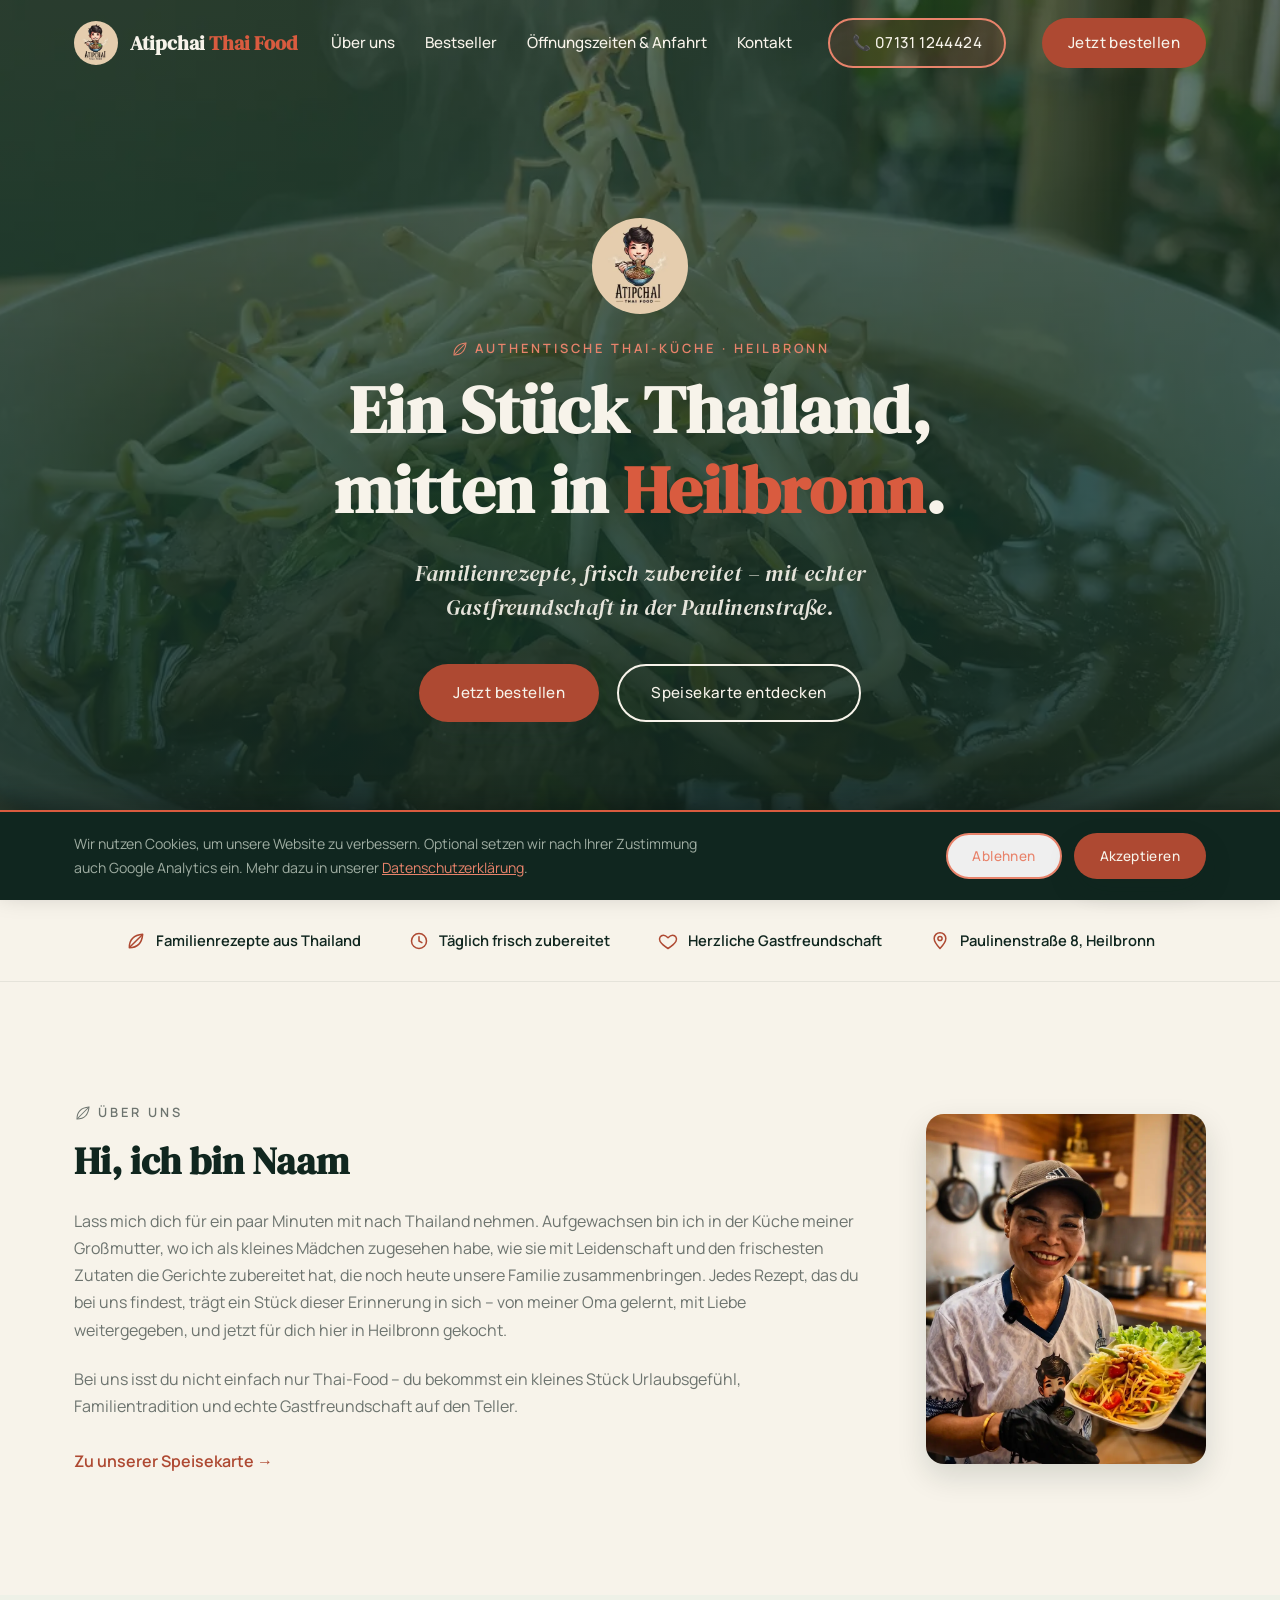
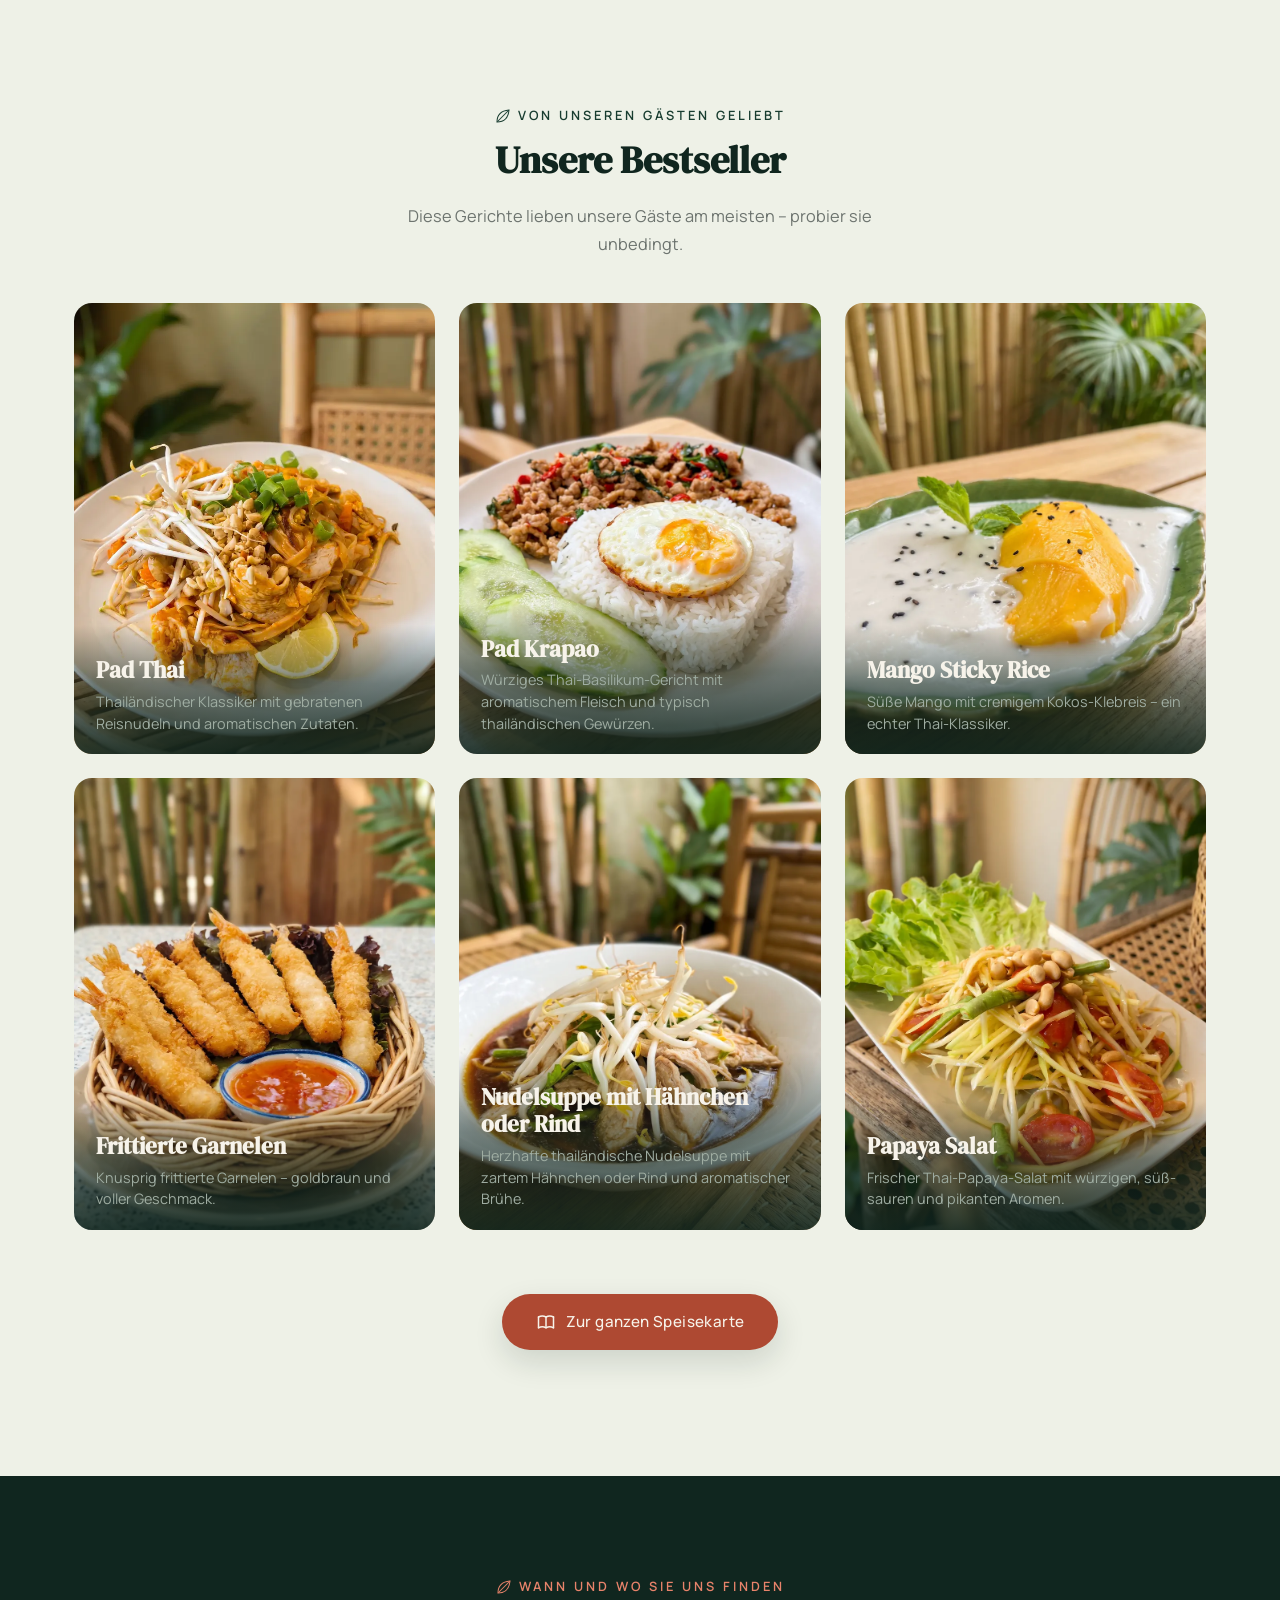
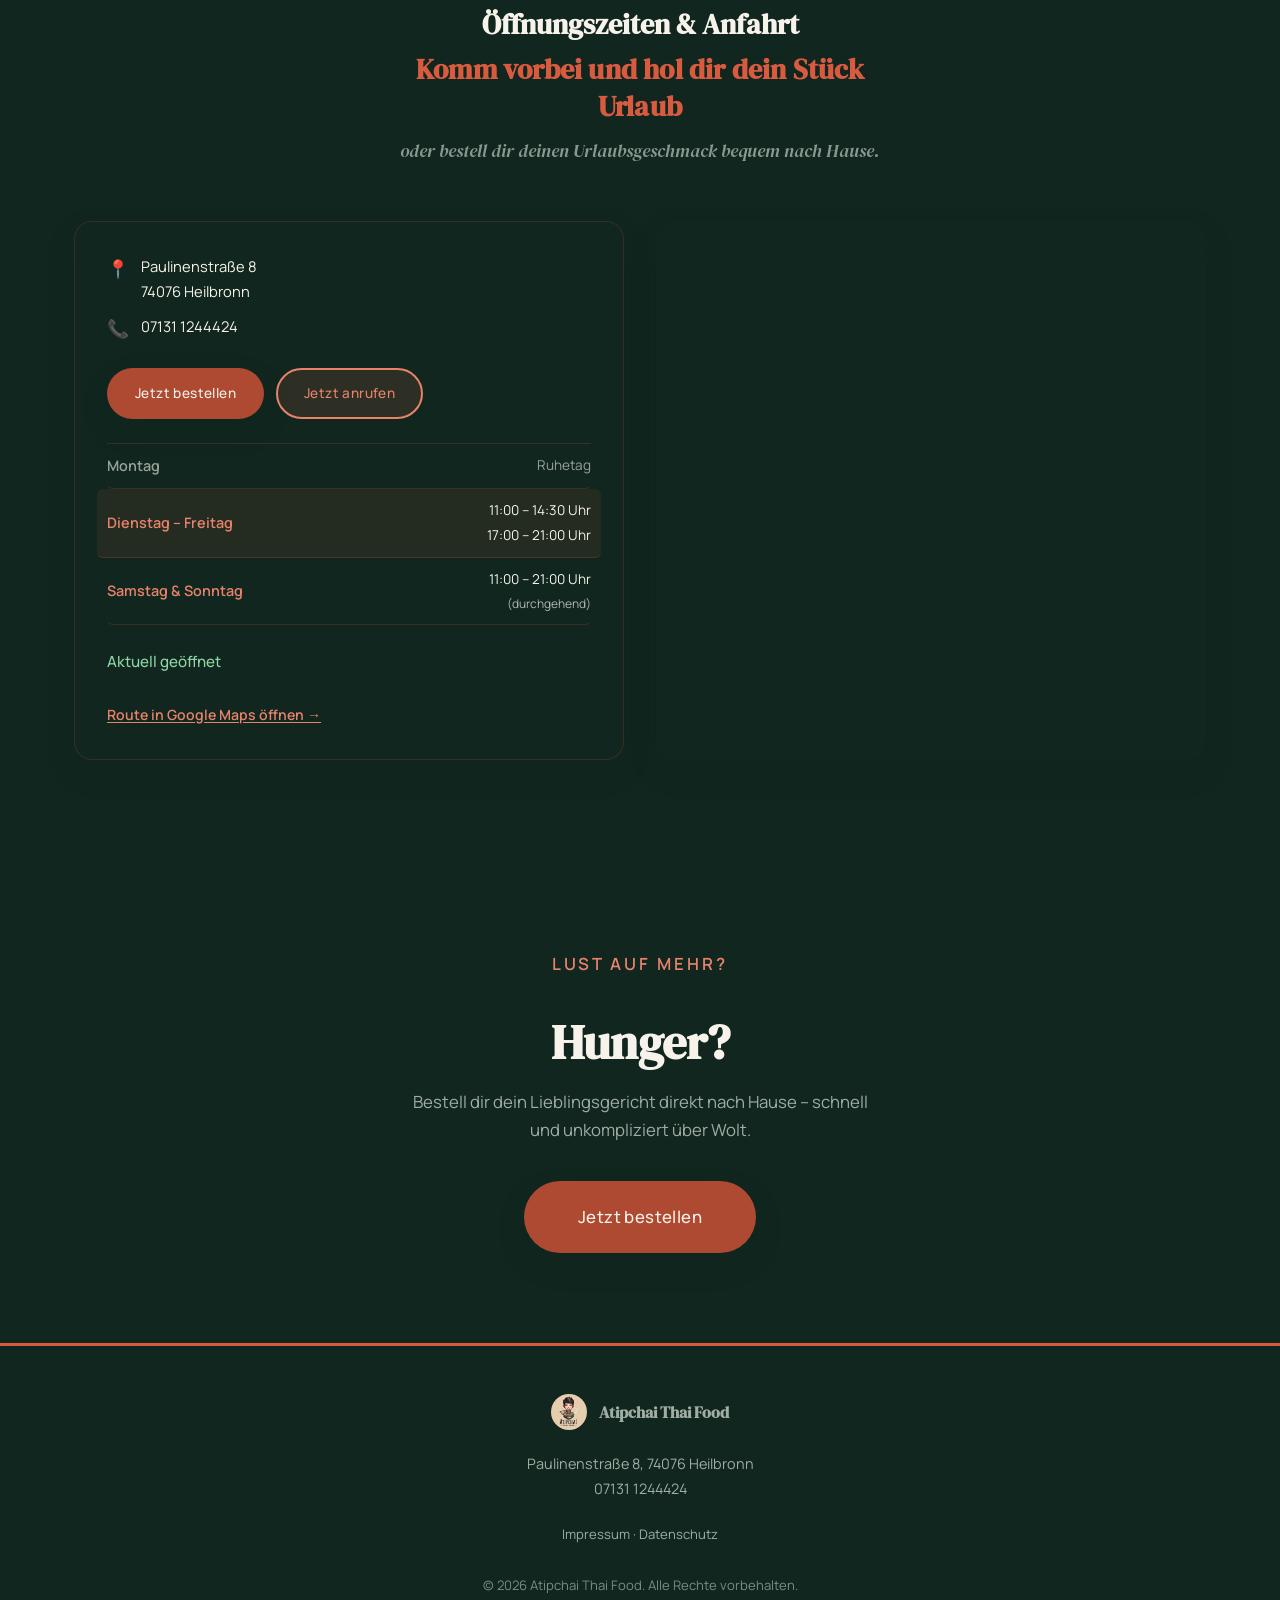
<file: index.html>
<!DOCTYPE html>
<html lang="de">
<head>
  <meta charset="UTF-8">
  <meta name="viewport" content="width=device-width, initial-scale=1.0">

  <!-- SEO Meta-Tags -->
  <title>Atipchai Thai Food – Authentisches Thai-Restaurant in Heilbronn</title>
  <meta name="description" content="Atipchai Thai Food in Heilbronn: authentische Thai-Küche mit Familientradition in der Paulinenstraße 8. Frisch zubereitet, herzliche Gastfreundschaft. Jetzt anrufen: 07131 1244424.">
  <meta name="author" content="Atipchai Thai Food">
  <meta name="robots" content="index, follow">
  <link rel="canonical" href="https://atipchaithaifood.de/">

  <!-- Open Graph / Social Sharing -->
  <meta property="og:type" content="restaurant">
  <meta property="og:title" content="Atipchai Thai Food – Authentisches Thai-Restaurant in Heilbronn">
  <meta property="og:description" content="Authentische Thai-Küche mit Familientradition in Heilbronn. Paulinenstraße 8, 74076 Heilbronn. Tel: 07131 1244424.">
  <meta property="og:image" content="https://atipchaithaifood.de/assets/hero-2400.jpg">
  <meta property="og:image:width" content="2400">
  <meta property="og:image:height" content="1340">
  <meta property="og:image:alt" content="Thailändische Rindernudelsuppe mit Sojasprossen von Atipchai Thai Food in Heilbronn">
  <meta property="og:url" content="https://atipchaithaifood.de/">
  <meta property="og:locale" content="de_DE">
  <meta name="twitter:card" content="summary_large_image">
  <meta name="twitter:title" content="Atipchai Thai Food – Authentisches Thai-Restaurant in Heilbronn">
  <meta name="twitter:description" content="Authentische Thai-Küche mit Familientradition in Heilbronn, Paulinenstraße 8.">
  <meta name="twitter:image" content="https://atipchaithaifood.de/assets/hero-2400.jpg">

  <meta name="theme-color" content="#10261f">
  <link rel="manifest" href="manifest.json">

  <!-- Favicons -->
  <link rel="icon" type="image/png" sizes="32x32" href="assets/favicon-32.png">
  <link rel="icon" type="image/jpeg" href="assets/logo.jpeg">
  <link rel="apple-touch-icon" href="assets/apple-touch-icon.png">

  <link rel="stylesheet" href="style.css">

  <!-- LCP-Bild: das Hero-Foto ist mit sehr hoher Wahrscheinlichkeit das
       Largest Contentful Paint-Element, daher Preload der mobilen Variante
       (kleinster gemeinsamer Nenner, wird auf Desktop einfach überschrieben
       sobald das größere Sourceset lädt). -->
  <link rel="preload" as="image" href="assets/hero-1280.jpg" fetchpriority="high">

  <!-- Setzt sofort eine Klasse, damit die Scroll-Reveal-Animation nur bei aktivem
       JavaScript greift; ohne JS bleibt der gesamte Inhalt normal sichtbar. -->
  <script>document.documentElement.classList.add("js");</script>

  <!-- Strukturierte Daten (Schema.org Restaurant) – ausschließlich reale,
       im Projekt verifizierte Angaben (Adresse, Telefon, Öffnungszeiten).
       Kein sameAs: es gibt aktuell keine echten Social-Media-Profile. -->
  <script type="application/ld+json">
  {
    "@context": "https://schema.org",
    "@type": "Restaurant",
    "name": "Atipchai Thai Food",
    "url": "https://atipchaithaifood.de/",
    "telephone": "+49 7131 1244424",
    "servesCuisine": "Thai",
    "priceRange": "€€",
    "menu": "https://atipchaithaifood.de/speisekarte.html",
    "image": "https://atipchaithaifood.de/assets/hero-2400.jpg",
    "address": {
      "@type": "PostalAddress",
      "streetAddress": "Paulinenstraße 8",
      "postalCode": "74076",
      "addressLocality": "Heilbronn",
      "addressCountry": "DE"
    },
    "openingHoursSpecification": [
      { "@type": "OpeningHoursSpecification", "dayOfWeek": ["Tuesday", "Wednesday", "Thursday", "Friday"], "opens": "11:00", "closes": "14:30" },
      { "@type": "OpeningHoursSpecification", "dayOfWeek": ["Tuesday", "Wednesday", "Thursday", "Friday"], "opens": "17:00", "closes": "21:00" },
      { "@type": "OpeningHoursSpecification", "dayOfWeek": ["Saturday", "Sunday"], "opens": "11:00", "closes": "21:00" }
    ]
  }
  </script>
</head>
<body class="has-mobile-bar">

  <a href="#main" class="skip-link">Zum Inhalt springen</a>

  <!-- ===== HEADER / NAVIGATION ===== -->
  <header class="site-header" id="siteHeader">
    <div class="container header-inner">
      <a href="#hero" class="brand">
        <span class="logo-frame logo-frame--brand">
          <picture>
            <source srcset="assets/logo-320.webp" type="image/webp">
            <img src="assets/logo-320.jpg" onerror="this.onerror=null;this.src='assets/logo.svg'" alt="Atipchai Thai Food Logo" class="brand-logo">
          </picture>
        </span>
        <span class="brand-name">Atipchai <em>Thai Food</em></span>
      </a>

      <nav class="main-nav" id="mainNav">
        <ul>
          <li><a href="#about">Über uns</a></li>
          <li><a href="#bestsellers">Bestseller</a></li>
          <!-- Nur im mobilen Hamburger-Menü sichtbar (siehe .nav-mobile-only in style.css) —
               auf dem Desktop übernimmt stattdessen der neue Button unter den Bestsellern
               die Verlinkung zur Speisekarte. -->
          <li class="nav-mobile-only"><a href="speisekarte.html">Speisekarte</a></li>
          <li><a href="#hours">Öffnungszeiten &amp; Anfahrt</a></li>
          <li><a href="#contact">Kontakt</a></li>
        </ul>
        <a href="tel:071311244424" class="btn btn-outline nav-call">📞 07131 1244424</a>
        <a href="https://wolt.com/de/deu/heilbronn/restaurant/atipchai-thai-food" target="_blank" rel="noopener noreferrer" class="btn nav-order-btn">Jetzt bestellen</a>
      </nav>

      <button class="nav-toggle" id="navToggle" aria-label="Menü öffnen" aria-expanded="false" aria-controls="mainNav">
        <span></span><span></span><span></span>
      </button>
    </div>
  </header>

  <main id="main">
    <!-- ===== HERO ===== -->
    <section class="hero" id="hero">
      <div class="hero-bg">
        <picture>
          <source media="(min-width: 900px)" srcset="assets/hero-2400.webp" type="image/webp">
          <source media="(min-width: 900px)" srcset="assets/hero-2400.jpg" type="image/jpeg">
          <source srcset="assets/hero-1280.webp" type="image/webp">
          <img src="assets/hero-1280.jpg" onerror="this.onerror=null;this.src='assets/hero.svg'" alt="Thailändische Rindernudelsuppe mit Sojasprossen von Atipchai Thai Food in Heilbronn" class="hero-img" fetchpriority="high">
        </picture>
        <div class="hero-overlay"></div>
      </div>

      <div class="container hero-content reveal">
        <span class="logo-frame logo-frame--hero">
          <picture>
            <source srcset="assets/logo-320.webp" type="image/webp">
            <img src="assets/logo-320.jpg" onerror="this.onerror=null;this.src='assets/logo.svg'" alt="Atipchai Thai Food Logo" class="hero-logo">
          </picture>
        </span>
        <p class="eyebrow center" style="color: var(--color-accent-light); justify-content: center;">
          <svg class="icon-leaf" viewBox="0 0 24 24" aria-hidden="true"><path d="M4 20c0-9 5-15 16-16-1 11-7 16-16 16z"/><path d="M5 19C10 14 14 10 19 5"/></svg>
          Authentische Thai-Küche · Heilbronn
        </p>
        <h1>Ein Stück Thailand,<br>mitten in <span>Heilbronn</span>.</h1>
        <p class="hero-slogan">Familienrezepte, frisch zubereitet – mit echter Gastfreundschaft in der Paulinenstraße.</p>
        <div class="hero-actions">
          <a href="https://wolt.com/de/deu/heilbronn/restaurant/atipchai-thai-food" target="_blank" rel="noopener noreferrer" class="btn btn-primary">Jetzt bestellen</a>
          <a href="#bestsellers" class="btn btn-ghost">Speisekarte entdecken</a>
        </div>
      </div>

      <a href="#about" class="scroll-hint" aria-label="Nach unten scrollen">
        <span></span>
      </a>
    </section>

    <!-- ===== TRUST-STRIP ===== -->
    <section class="trust-strip">
      <div class="container">
        <span class="trust-item">
          <svg viewBox="0 0 24 24" aria-hidden="true"><path d="M4 20c0-9 5-15 16-16-1 11-7 16-16 16z"/><path d="M5 19C10 14 14 10 19 5"/></svg>
          Familienrezepte aus Thailand
        </span>
        <span class="trust-item">
          <svg viewBox="0 0 24 24" aria-hidden="true"><circle cx="12" cy="12" r="9"/><path d="M12 7v5l3.5 2"/></svg>
          Täglich frisch zubereitet
        </span>
        <span class="trust-item">
          <svg viewBox="0 0 24 24" aria-hidden="true"><path d="M12 21s-7-4.35-9.5-8.5C.5 8.5 3 5 6.5 5c2 0 3.5 1 5.5 3 2-2 3.5-3 5.5-3C21 5 23.5 8.5 21.5 12.5 19 16.65 12 21 12 21z"/></svg>
          Herzliche Gastfreundschaft
        </span>
        <span class="trust-item">
          <svg viewBox="0 0 24 24" aria-hidden="true"><path d="M12 21s7-7.5 7-12a7 7 0 1 0-14 0c0 4.5 7 12 7 12z"/><circle cx="12" cy="9" r="2.5"/></svg>
          Paulinenstraße 8, Heilbronn
        </span>
      </div>
    </section>

    <!-- ===== ÜBER UNS ===== -->
    <section class="about" id="about">
      <div class="container about-grid">
        <div class="about-image reveal">
          <picture>
            <source srcset="assets/about.webp" type="image/webp">
            <img src="assets/about.jpg" onerror="this.onerror=null;this.src='assets/about.svg'" alt="Naam von Atipchai Thai Food mit frisch zubereitetem Papaya Salat in der Küche" loading="lazy" width="900" height="1206">
          </picture>
        </div>
        <div class="about-text reveal">
          <p class="eyebrow">
            <svg class="icon-leaf" viewBox="0 0 24 24" aria-hidden="true"><path d="M4 20c0-9 5-15 16-16-1 11-7 16-16 16z"/><path d="M5 19C10 14 14 10 19 5"/></svg>
            Über uns
          </p>
          <h2>Hi, ich bin Naam</h2>
          <p>
            Lass mich dich für ein paar Minuten mit nach Thailand nehmen. Aufgewachsen bin ich
            in der Küche meiner Großmutter, wo ich als kleines Mädchen zugesehen habe, wie sie
            mit Leidenschaft und den frischesten Zutaten die Gerichte zubereitet hat, die noch
            heute unsere Familie zusammenbringen. Jedes Rezept, das du bei uns findest, trägt
            ein Stück dieser Erinnerung in sich – von meiner Oma gelernt, mit Liebe
            weitergegeben, und jetzt für dich hier in Heilbronn gekocht.
          </p>
          <p>
            Bei uns isst du nicht einfach nur Thai-Food – du bekommst ein kleines Stück
            Urlaubsgefühl, Familientradition und echte Gastfreundschaft auf den Teller.
          </p>
          <p><a href="speisekarte.html" class="about-menu-link">Zu unserer Speisekarte →</a></p>
        </div>
      </div>
    </section>

    <!-- ===== UNSERE BESTSELLER ===== -->
    <section class="bestsellers" id="bestsellers">
      <div class="container">
        <p class="eyebrow center reveal">
          <svg class="icon-leaf" viewBox="0 0 24 24" aria-hidden="true"><path d="M4 20c0-9 5-15 16-16-1 11-7 16-16 16z"/><path d="M5 19C10 14 14 10 19 5"/></svg>
          Von unseren Gästen geliebt
        </p>
        <h2 class="section-title center reveal">Unsere Bestseller</h2>
        <p class="section-subtitle center reveal">Diese Gerichte lieben unsere Gäste am meisten – probier sie unbedingt.</p>
      </div>

      <div class="showcase-grid reveal">
        <article class="showcase-tile showcase-tile--photo">
          <picture>
            <source srcset="assets/dish1.webp" type="image/webp">
            <img src="assets/dish1.jpg" onerror="this.onerror=null;this.src='assets/dish-placeholder.svg'" alt="Pad Thai – gebratene Reisnudeln mit Hähnchenfleisch, Erdnüssen und Limette von Atipchai Thai Food in Heilbronn" loading="lazy" width="700" height="875">
          </picture>
          <div class="showcase-tile-caption">
            <h3>Pad Thai</h3>
            <p>Thailändischer Klassiker mit gebratenen Reisnudeln und aromatischen Zutaten.</p>
          </div>
        </article>

        <article class="showcase-tile showcase-tile--photo">
          <picture>
            <source srcset="assets/pad-krapao.webp" type="image/webp">
            <img src="assets/pad-krapao.jpg" onerror="this.onerror=null;this.src='assets/dish-placeholder.svg'" alt="Pad Krapao – Thai-Basilikum-Gericht mit Hackfleisch, Spiegelei und Reis von Atipchai Thai Food in Heilbronn" loading="lazy" width="900" height="1205">
          </picture>
          <div class="showcase-tile-caption">
            <h3>Pad Krapao</h3>
            <p>Würziges Thai-Basilikum-Gericht mit aromatischem Fleisch und typisch thailändischen Gewürzen.</p>
          </div>
        </article>

        <article class="showcase-tile showcase-tile--photo">
          <picture>
            <source srcset="assets/mango-sticky-rice.webp" type="image/webp">
            <img src="assets/mango-sticky-rice.jpg" onerror="this.onerror=null;this.src='assets/dish-placeholder.svg'" alt="Mango Sticky Rice mit Klebreis und gesüßter Kokosmilch von Atipchai Thai Food in Heilbronn" loading="lazy" width="900" height="1205">
          </picture>
          <div class="showcase-tile-caption">
            <h3>Mango Sticky Rice</h3>
            <p>Süße Mango mit cremigem Kokos-Klebreis – ein echter Thai-Klassiker.</p>
          </div>
        </article>

        <article class="showcase-tile showcase-tile--photo">
          <picture>
            <source srcset="assets/frittierte-garnelen.webp" type="image/webp">
            <img src="assets/frittierte-garnelen.jpg" onerror="this.onerror=null;this.src='assets/dish-placeholder.svg'" alt="Frittierte Garnelen mit Süß-Sauer-Soße von Atipchai Thai Food in Heilbronn" loading="lazy" width="900" height="1205">
          </picture>
          <div class="showcase-tile-caption">
            <h3>Frittierte Garnelen</h3>
            <p>Knusprig frittierte Garnelen – goldbraun und voller Geschmack.</p>
          </div>
        </article>

        <article class="showcase-tile showcase-tile--photo">
          <picture>
            <source srcset="assets/nudelsuppe-haehnchen.webp" type="image/webp">
            <img src="assets/nudelsuppe-haehnchen.jpg" onerror="this.onerror=null;this.src='assets/dish-placeholder.svg'" alt="Nudelsuppe mit Hähnchenfleisch von Atipchai Thai Food in Heilbronn" loading="lazy" width="900" height="1205">
          </picture>
          <div class="showcase-tile-caption">
            <h3>Nudelsuppe mit Hähnchen oder Rind</h3>
            <p>Herzhafte thailändische Nudelsuppe mit zartem Hähnchen oder Rind und aromatischer Brühe.</p>
          </div>
        </article>

        <article class="showcase-tile showcase-tile--photo">
          <picture>
            <source srcset="assets/papaya-salat.webp" type="image/webp">
            <img src="assets/papaya-salat.jpg" onerror="this.onerror=null;this.src='assets/dish-placeholder.svg'" alt="Papaya Salat mit Tomaten, Erdnüssen und Bohnen von Atipchai Thai Food in Heilbronn" loading="lazy" width="900" height="1205">
          </picture>
          <div class="showcase-tile-caption">
            <h3>Papaya Salat</h3>
            <p>Frischer Thai-Papaya-Salat mit würzigen, süß-sauren und pikanten Aromen.</p>
          </div>
        </article>
      </div>

      <div class="container bestseller-cta reveal">
        <a href="speisekarte.html" class="btn btn-primary bestseller-cta-btn">
          <svg class="icon-menu-book" viewBox="0 0 24 24" aria-hidden="true">
            <path d="M3 19a9 9 0 0 1 9 0a9 9 0 0 1 9 0"/>
            <path d="M3 6a9 9 0 0 1 9 0a9 9 0 0 1 9 0"/>
            <path d="M3 6l0 13"/>
            <path d="M12 6l0 13"/>
            <path d="M21 6l0 13"/>
          </svg>
          Zur ganzen Speisekarte
        </a>
      </div>
    </section>

    <!-- ===== ÖFFNUNGSZEITEN & ANFAHRT ===== -->
    <section class="hours" id="hours">
      <div class="container">
        <p class="eyebrow center reveal">
          <svg class="icon-leaf" viewBox="0 0 24 24" aria-hidden="true"><path d="M4 20c0-9 5-15 16-16-1 11-7 16-16 16z"/><path d="M5 19C10 14 14 10 19 5"/></svg>
          Wann und wo Sie uns finden
        </p>
        <h2 class="section-title section-title--compact center reveal">Öffnungszeiten &amp; Anfahrt</h2>
        <div class="hours-tagline reveal">
          <p class="hours-tagline-main">Komm vorbei und hol dir dein Stück Urlaub</p>
          <p class="hours-tagline-sub">oder bestell dir deinen Urlaubsgeschmack bequem nach Hause.</p>
        </div>

        <div class="hours-layout reveal">
          <div class="hours-info">
            <ul class="contact-list">
              <li>
                <span class="contact-icon" aria-hidden="true">📍</span>
                <span>Paulinenstraße 8<br>74076 Heilbronn</span>
              </li>
              <li>
                <span class="contact-icon" aria-hidden="true">📞</span>
                <a href="tel:071311244424">07131 1244424</a>
              </li>
            </ul>

            <div class="hours-actions">
              <a href="https://wolt.com/de/deu/heilbronn/restaurant/atipchai-thai-food" target="_blank" rel="noopener noreferrer" class="btn btn-primary btn-small">Jetzt bestellen</a>
              <a href="tel:071311244424" class="btn btn-outline-gold btn-small">Jetzt anrufen</a>
            </div>

            <div class="hours-table">
              <div class="hours-row hours-row--closed" data-days="1">
                <span class="hours-day">Montag</span>
                <span class="hours-time">Ruhetag</span>
              </div>
              <div class="hours-row" data-days="2,3,4,5">
                <span class="hours-day">Dienstag – Freitag</span>
                <span class="hours-time">
                  <span>11:00 – 14:30 Uhr</span>
                  <span>17:00 – 21:00 Uhr</span>
                </span>
              </div>
              <div class="hours-row" data-days="0,6">
                <span class="hours-day">Samstag &amp; Sonntag</span>
                <span class="hours-time">11:00 – 21:00 Uhr <em>(durchgehend)</em></span>
              </div>
            </div>

            <p class="hours-status" id="hoursStatus" aria-live="polite"></p>

            <a href="https://www.google.com/maps?q=Paulinenstra%C3%9Fe+8,+74076+Heilbronn" target="_blank" rel="noopener noreferrer" class="hours-directions-link">
              Route in Google Maps öffnen →
            </a>
          </div>

          <div class="hours-map">
            <iframe
              src="https://www.google.com/maps?q=Paulinenstra%C3%9Fe+8,+74076+Heilbronn&output=embed"
              title="Standort von Atipchai Thai Food auf Google Maps"
              loading="lazy"
              referrerpolicy="no-referrer-when-downgrade"
              allowfullscreen>
            </iframe>
          </div>
        </div>
      </div>
    </section>

    <!-- ===== HUNGER? (Bestell-CTA vor dem Footer) ===== -->
    <section class="order-section">
      <div class="container">
        <p class="eyebrow">Lust auf mehr?</p>
        <h2>Hunger?</h2>
        <p>Bestell dir dein Lieblingsgericht direkt nach Hause – schnell und unkompliziert über Wolt.</p>
        <a href="https://wolt.com/de/deu/heilbronn/restaurant/atipchai-thai-food" target="_blank" rel="noopener noreferrer" class="btn btn-primary">Jetzt bestellen</a>
      </div>
    </section>
  </main>

  <!-- ===== FOOTER ===== -->
  <footer class="site-footer" id="contact">
    <div class="container footer-inner">
      <div class="footer-brand">
        <span class="logo-frame logo-frame--footer">
          <picture>
            <source srcset="assets/logo-320.webp" type="image/webp">
            <img src="assets/logo-320.jpg" onerror="this.onerror=null;this.src='assets/logo.svg'" alt="Atipchai Thai Food Logo" class="footer-logo">
          </picture>
        </span>
        <span>Atipchai Thai Food</span>
      </div>

      <div class="footer-contact">
        <p>Paulinenstraße 8, 74076 Heilbronn</p>
        <p><a href="tel:071311244424">07131 1244424</a></p>
      </div>

      <p class="footer-legal"><a href="impressum.html">Impressum</a> · <a href="datenschutz.html">Datenschutz</a></p>
      <p class="footer-copy">&copy; <span id="year"></span> Atipchai Thai Food. Alle Rechte vorbehalten.</p>
    </div>
  </footer>

  <!-- ===== COOKIE-CONSENT-BANNER ===== -->
  <!-- Standardmäßig per "hidden" ausgeblendet; script.js entfernt das Attribut nur,
       wenn noch keine Entscheidung gespeichert ist (siehe datenschutz.html, Abschnitt 5). -->
  <div class="cookie-banner" id="cookieBanner" role="dialog" aria-live="polite" aria-label="Cookie-Einstellungen" hidden>
    <div class="cookie-banner-inner">
      <p>
        Wir nutzen Cookies, um unsere Website zu verbessern. Optional setzen wir nach Ihrer Zustimmung
        auch Google Analytics ein. Mehr dazu in unserer
        <a href="datenschutz.html">Datenschutzerklärung</a>.
      </p>
      <div class="cookie-banner-actions">
        <button type="button" class="btn btn-outline" id="cookieDecline">Ablehnen</button>
        <button type="button" class="btn btn-primary" id="cookieAccept">Akzeptieren</button>
      </div>
    </div>
  </div>

  <!-- ===== MOBILE BOTTOM-CTA-BAR ===== -->
  <div class="mobile-cta-bar" id="mobileCtaBar">
    <a href="speisekarte.html" class="btn btn-outline-green">Speisekarte</a>
    <a href="https://wolt.com/de/deu/heilbronn/restaurant/atipchai-thai-food" target="_blank" rel="noopener noreferrer" class="btn btn-primary">Bestellen</a>
  </div>

  <script src="script.js"></script>
</body>
</html>
</file>
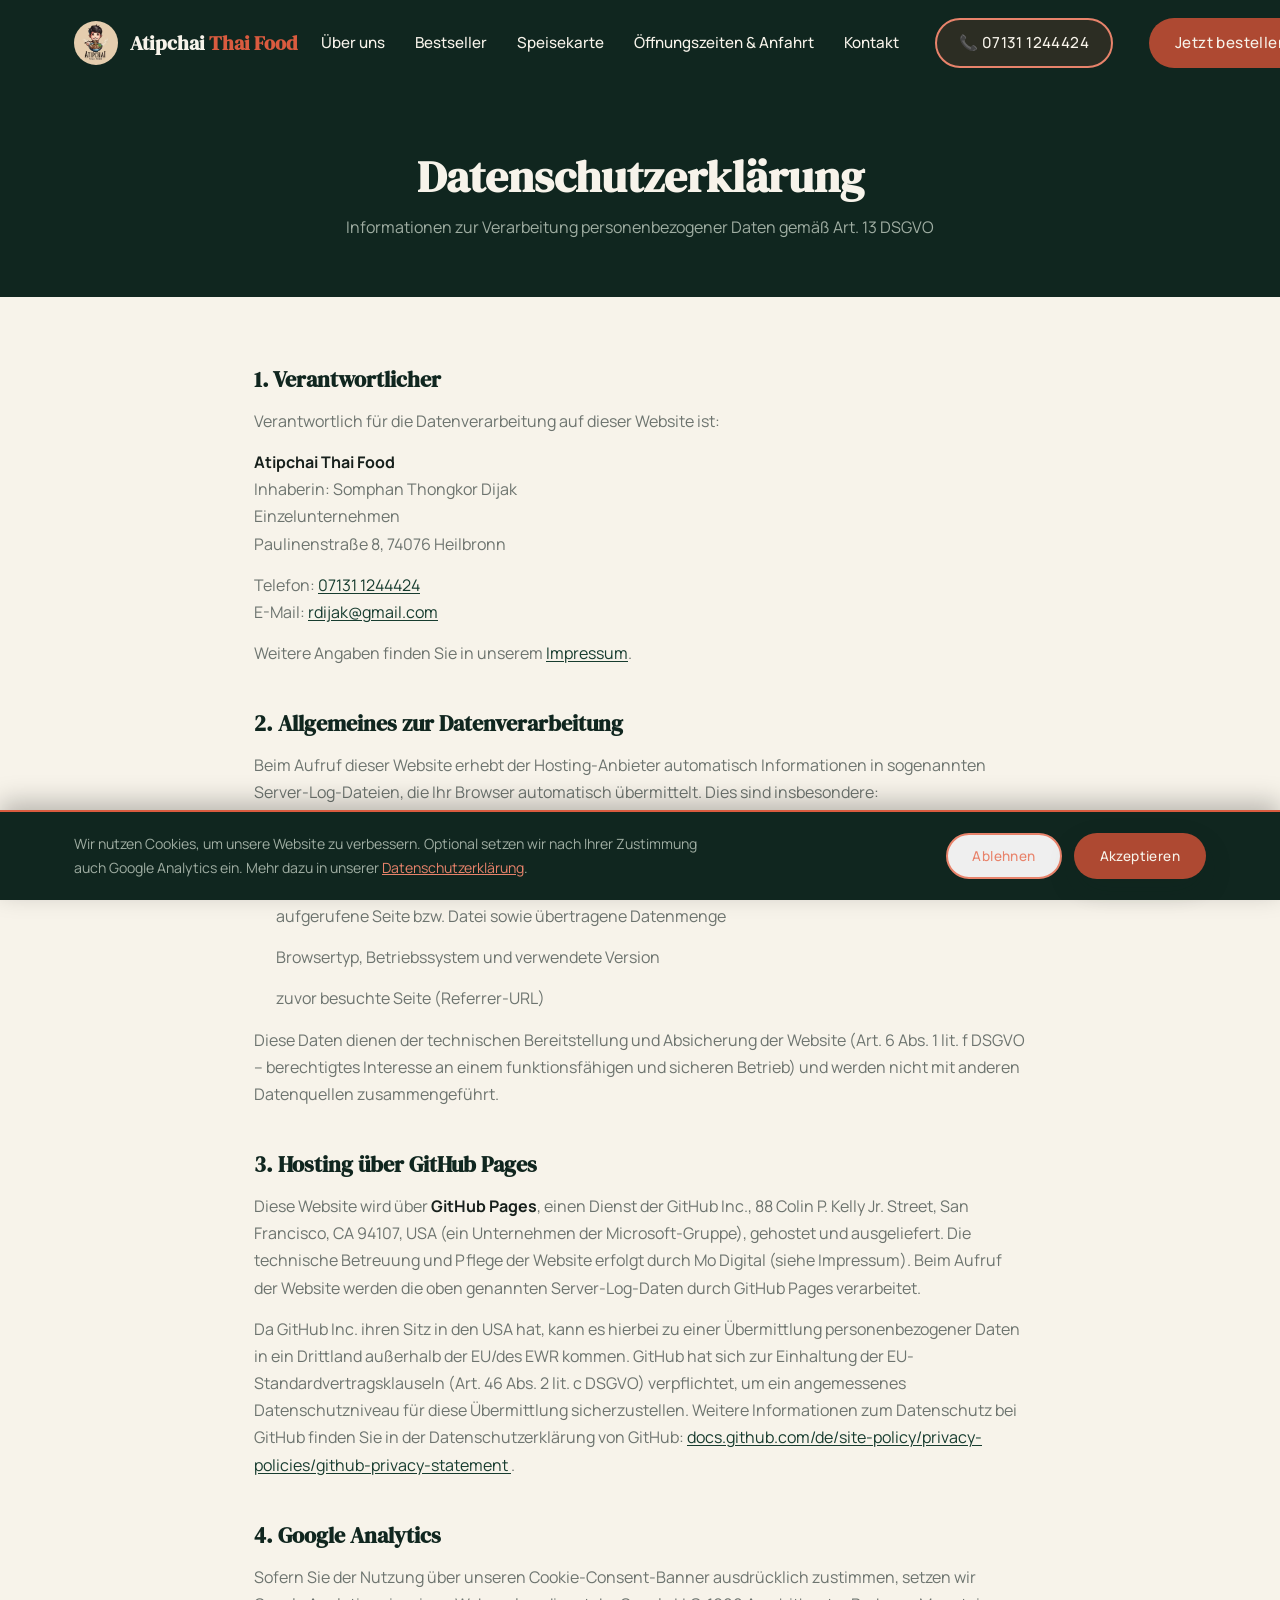
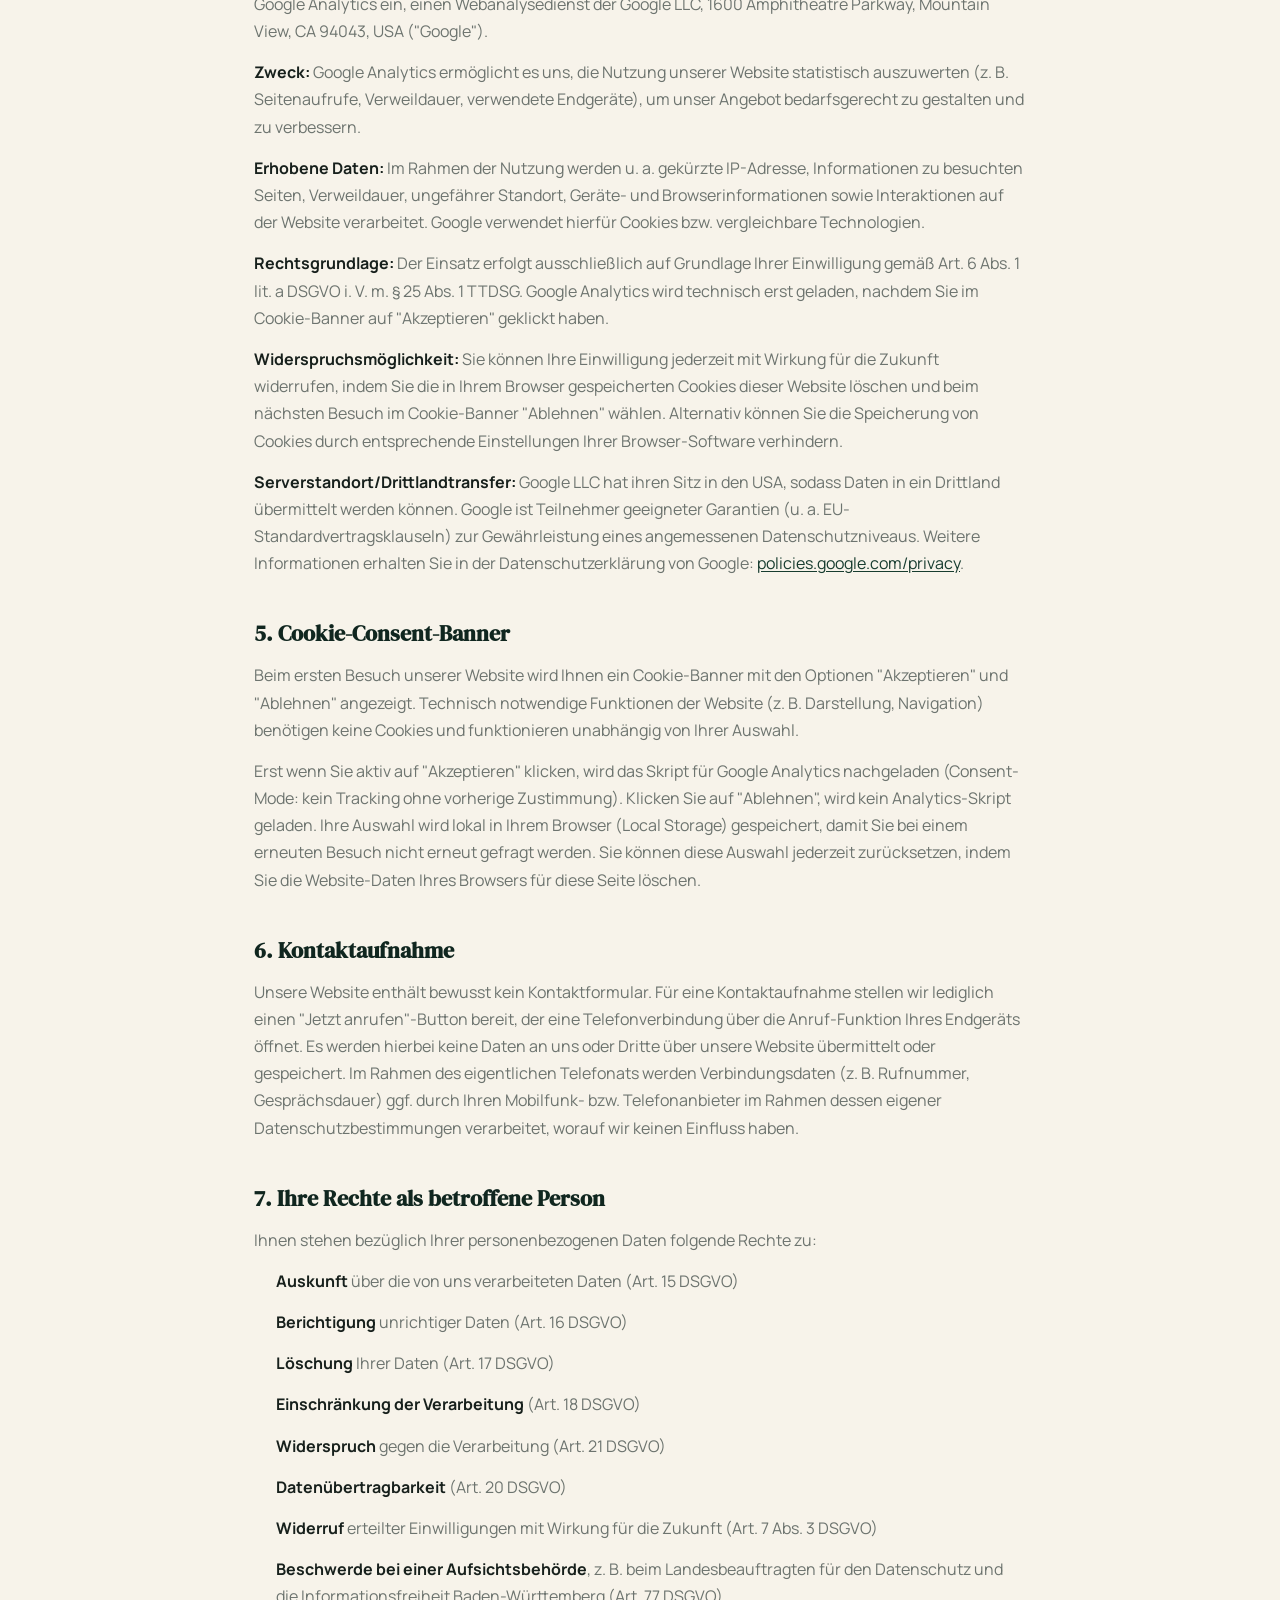
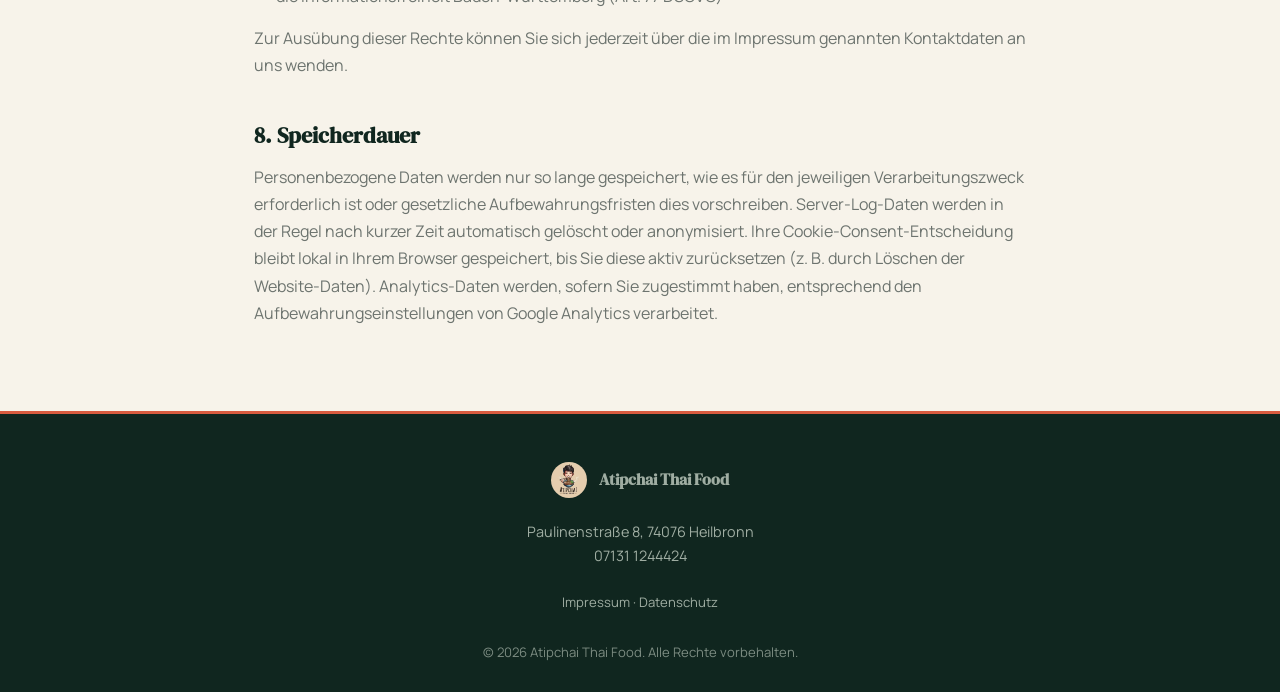
<file: datenschutz.html>
<!DOCTYPE html>
<html lang="de">
<head>
  <meta charset="UTF-8">
  <meta name="viewport" content="width=device-width, initial-scale=1.0">

  <title>Datenschutzerklärung – Atipchai Thai Food</title>
  <meta name="description" content="Datenschutzerklärung von Atipchai Thai Food, Paulinenstraße 8, 74076 Heilbronn.">
  <meta name="robots" content="noindex, follow">
  <link rel="canonical" href="https://atipchaithaifood.de/datenschutz.html">

  <meta name="theme-color" content="#10261f">
  <link rel="manifest" href="manifest.json">
  <link rel="icon" type="image/png" sizes="32x32" href="assets/favicon-32.png">
  <link rel="icon" type="image/jpeg" href="assets/logo.jpeg">
  <link rel="apple-touch-icon" href="assets/apple-touch-icon.png">

  <link rel="stylesheet" href="style.css">
  <script>document.documentElement.classList.add("js");</script>
</head>
<body class="has-mobile-bar">

  <a href="#main" class="skip-link">Zum Inhalt springen</a>

  <!-- ===== HEADER / NAVIGATION (identisch zur Startseite) ===== -->
  <header class="site-header" id="siteHeader">
    <div class="container header-inner">
      <a href="index.html" class="brand">
        <span class="logo-frame logo-frame--brand">
          <picture>
            <source srcset="assets/logo-320.webp" type="image/webp">
            <img src="assets/logo-320.jpg" onerror="this.onerror=null;this.src='assets/logo.svg'" alt="Atipchai Thai Food Logo" class="brand-logo">
          </picture>
        </span>
        <span class="brand-name">Atipchai <em>Thai Food</em></span>
      </a>

      <nav class="main-nav" id="mainNav">
        <ul>
          <li><a href="index.html#about">Über uns</a></li>
          <li><a href="index.html#bestsellers">Bestseller</a></li>
          <li><a href="speisekarte.html">Speisekarte</a></li>
          <li><a href="index.html#hours">Öffnungszeiten &amp; Anfahrt</a></li>
          <li><a href="index.html#contact">Kontakt</a></li>
        </ul>
        <a href="tel:071311244424" class="btn btn-outline nav-call">📞 07131 1244424</a>
        <a href="https://wolt.com/de/deu/heilbronn/restaurant/atipchai-thai-food" target="_blank" rel="noopener noreferrer" class="btn nav-order-btn">Jetzt bestellen</a>
      </nav>

      <button class="nav-toggle" id="navToggle" aria-label="Menü öffnen" aria-expanded="false" aria-controls="mainNav">
        <span></span><span></span><span></span>
      </button>
    </div>
  </header>

  <main id="main">
    <!-- ===== SEITEN-HERO ===== -->
    <section class="legal-hero">
      <h1>Datenschutzerklärung</h1>
      <p>Informationen zur Verarbeitung personenbezogener Daten gemäß Art. 13 DSGVO</p>
    </section>

    <!-- ===== INHALT ===== -->
    <section class="legal-content">
      <div class="container">

        <section>
          <h2>1. Verantwortlicher</h2>
          <p>Verantwortlich für die Datenverarbeitung auf dieser Website ist:</p>
          <p>
            <strong>Atipchai Thai Food</strong><br>
            Inhaberin: Somphan Thongkor Dijak<br>
            Einzelunternehmen<br>
            Paulinenstraße 8, 74076 Heilbronn
          </p>
          <p>
            Telefon: <a href="tel:071311244424">07131 1244424</a><br>
            E-Mail: <a href="mailto:rdijak@gmail.com">rdijak@gmail.com</a>
          </p>
          <p>Weitere Angaben finden Sie in unserem <a href="impressum.html">Impressum</a>.</p>
        </section>

        <section>
          <h2>2. Allgemeines zur Datenverarbeitung</h2>
          <p>
            Beim Aufruf dieser Website erhebt der Hosting-Anbieter automatisch Informationen in sogenannten
            Server-Log-Dateien, die Ihr Browser automatisch übermittelt. Dies sind insbesondere:
          </p>
          <ul>
            <li>IP-Adresse des zugreifenden Endgeräts (ggf. gekürzt/anonymisiert)</li>
            <li>Datum und Uhrzeit des Zugriffs</li>
            <li>aufgerufene Seite bzw. Datei sowie übertragene Datenmenge</li>
            <li>Browsertyp, Betriebssystem und verwendete Version</li>
            <li>zuvor besuchte Seite (Referrer-URL)</li>
          </ul>
          <p>
            Diese Daten dienen der technischen Bereitstellung und Absicherung der Website (Art. 6 Abs. 1 lit. f
            DSGVO – berechtigtes Interesse an einem funktionsfähigen und sicheren Betrieb) und werden nicht mit
            anderen Datenquellen zusammengeführt.
          </p>
        </section>

        <section>
          <h2>3. Hosting über GitHub Pages</h2>
          <p>
            Diese Website wird über <strong>GitHub Pages</strong>, einen Dienst der GitHub Inc., 88 Colin P.
            Kelly Jr. Street, San Francisco, CA 94107, USA (ein Unternehmen der Microsoft-Gruppe), gehostet und
            ausgeliefert. Die technische Betreuung und Pflege der Website erfolgt durch Mo Digital (siehe
            Impressum). Beim Aufruf der Website werden die oben genannten Server-Log-Daten durch GitHub Pages
            verarbeitet.
          </p>
          <p>
            Da GitHub Inc. ihren Sitz in den USA hat, kann es hierbei zu einer Übermittlung personenbezogener
            Daten in ein Drittland außerhalb der EU/des EWR kommen. GitHub hat sich zur Einhaltung der
            EU-Standardvertragsklauseln (Art. 46 Abs. 2 lit. c DSGVO) verpflichtet, um ein angemessenes
            Datenschutzniveau für diese Übermittlung sicherzustellen. Weitere Informationen zum Datenschutz bei
            GitHub finden Sie in der Datenschutzerklärung von GitHub:
            <a href="https://docs.github.com/de/site-policy/privacy-policies/github-privacy-statement" target="_blank" rel="noopener">
              docs.github.com/de/site-policy/privacy-policies/github-privacy-statement
            </a>.
          </p>
        </section>

        <section>
          <h2>4. Google Analytics</h2>
          <p>
            Sofern Sie der Nutzung über unseren Cookie-Consent-Banner ausdrücklich zustimmen, setzen wir Google
            Analytics ein, einen Webanalysedienst der Google LLC, 1600 Amphitheatre Parkway, Mountain View, CA
            94043, USA ("Google").
          </p>
          <p><strong>Zweck:</strong> Google Analytics ermöglicht es uns, die Nutzung unserer Website statistisch
            auszuwerten (z. B. Seitenaufrufe, Verweildauer, verwendete Endgeräte), um unser Angebot bedarfsgerecht
            zu gestalten und zu verbessern.</p>
          <p><strong>Erhobene Daten:</strong> Im Rahmen der Nutzung werden u. a. gekürzte IP-Adresse, Informationen
            zu besuchten Seiten, Verweildauer, ungefährer Standort, Geräte- und Browserinformationen sowie
            Interaktionen auf der Website verarbeitet. Google verwendet hierfür Cookies bzw. vergleichbare
            Technologien.</p>
          <p><strong>Rechtsgrundlage:</strong> Der Einsatz erfolgt ausschließlich auf Grundlage Ihrer Einwilligung
            gemäß Art. 6 Abs. 1 lit. a DSGVO i. V. m. § 25 Abs. 1 TTDSG. Google Analytics wird technisch erst
            geladen, nachdem Sie im Cookie-Banner auf "Akzeptieren" geklickt haben.</p>
          <p><strong>Widerspruchsmöglichkeit:</strong> Sie können Ihre Einwilligung jederzeit mit Wirkung für die
            Zukunft widerrufen, indem Sie die in Ihrem Browser gespeicherten Cookies dieser Website löschen und
            beim nächsten Besuch im Cookie-Banner "Ablehnen" wählen. Alternativ können Sie die Speicherung von
            Cookies durch entsprechende Einstellungen Ihrer Browser-Software verhindern.</p>
          <p><strong>Serverstandort/Drittlandtransfer:</strong> Google LLC hat ihren Sitz in den USA, sodass
            Daten in ein Drittland übermittelt werden können. Google ist Teilnehmer geeigneter
            Garantien (u. a. EU-Standardvertragsklauseln) zur Gewährleistung eines angemessenen
            Datenschutzniveaus. Weitere Informationen erhalten Sie in der Datenschutzerklärung von Google:
            <a href="https://policies.google.com/privacy" target="_blank" rel="noopener">policies.google.com/privacy</a>.</p>
        </section>

        <section>
          <h2>5. Cookie-Consent-Banner</h2>
          <p>
            Beim ersten Besuch unserer Website wird Ihnen ein Cookie-Banner mit den Optionen "Akzeptieren" und
            "Ablehnen" angezeigt. Technisch notwendige Funktionen der Website (z. B. Darstellung, Navigation)
            benötigen keine Cookies und funktionieren unabhängig von Ihrer Auswahl.
          </p>
          <p>
            Erst wenn Sie aktiv auf "Akzeptieren" klicken, wird das Skript für Google Analytics nachgeladen
            (Consent-Mode: kein Tracking ohne vorherige Zustimmung). Klicken Sie auf "Ablehnen", wird kein
            Analytics-Skript geladen. Ihre Auswahl wird lokal in Ihrem Browser (Local Storage) gespeichert, damit
            Sie bei einem erneuten Besuch nicht erneut gefragt werden. Sie können diese Auswahl jederzeit
            zurücksetzen, indem Sie die Website-Daten Ihres Browsers für diese Seite löschen.
          </p>
        </section>

        <section>
          <h2>6. Kontaktaufnahme</h2>
          <p>
            Unsere Website enthält bewusst kein Kontaktformular. Für eine Kontaktaufnahme stellen wir lediglich
            einen "Jetzt anrufen"-Button bereit, der eine Telefonverbindung über die Anruf-Funktion Ihres
            Endgeräts öffnet. Es werden hierbei keine Daten an uns oder Dritte über unsere Website übermittelt
            oder gespeichert. Im Rahmen des eigentlichen Telefonats werden Verbindungsdaten (z. B. Rufnummer,
            Gesprächsdauer) ggf. durch Ihren Mobilfunk- bzw. Telefonanbieter im Rahmen dessen eigener
            Datenschutzbestimmungen verarbeitet, worauf wir keinen Einfluss haben.
          </p>
        </section>

        <section>
          <h2>7. Ihre Rechte als betroffene Person</h2>
          <p>Ihnen stehen bezüglich Ihrer personenbezogenen Daten folgende Rechte zu:</p>
          <ul>
            <li><strong>Auskunft</strong> über die von uns verarbeiteten Daten (Art. 15 DSGVO)</li>
            <li><strong>Berichtigung</strong> unrichtiger Daten (Art. 16 DSGVO)</li>
            <li><strong>Löschung</strong> Ihrer Daten (Art. 17 DSGVO)</li>
            <li><strong>Einschränkung der Verarbeitung</strong> (Art. 18 DSGVO)</li>
            <li><strong>Widerspruch</strong> gegen die Verarbeitung (Art. 21 DSGVO)</li>
            <li><strong>Datenübertragbarkeit</strong> (Art. 20 DSGVO)</li>
            <li><strong>Widerruf</strong> erteilter Einwilligungen mit Wirkung für die Zukunft (Art. 7 Abs. 3 DSGVO)</li>
            <li><strong>Beschwerde bei einer Aufsichtsbehörde</strong>, z. B. beim Landesbeauftragten für den
              Datenschutz und die Informationsfreiheit Baden-Württemberg (Art. 77 DSGVO)</li>
          </ul>
          <p>Zur Ausübung dieser Rechte können Sie sich jederzeit über die im Impressum genannten Kontaktdaten
            an uns wenden.</p>
        </section>

        <section>
          <h2>8. Speicherdauer</h2>
          <p>
            Personenbezogene Daten werden nur so lange gespeichert, wie es für den jeweiligen Verarbeitungszweck
            erforderlich ist oder gesetzliche Aufbewahrungsfristen dies vorschreiben. Server-Log-Daten werden in
            der Regel nach kurzer Zeit automatisch gelöscht oder anonymisiert. Ihre Cookie-Consent-Entscheidung
            bleibt lokal in Ihrem Browser gespeichert, bis Sie diese aktiv zurücksetzen (z. B. durch Löschen der
            Website-Daten). Analytics-Daten werden, sofern Sie zugestimmt haben, entsprechend den
            Aufbewahrungseinstellungen von Google Analytics verarbeitet.
          </p>
        </section>

      </div>
    </section>
  </main>

  <!-- ===== FOOTER (identisch zur Startseite) ===== -->
  <footer class="site-footer" id="contact">
    <div class="container footer-inner">
      <div class="footer-brand">
        <span class="logo-frame logo-frame--footer">
          <picture>
            <source srcset="assets/logo-320.webp" type="image/webp">
            <img src="assets/logo-320.jpg" onerror="this.onerror=null;this.src='assets/logo.svg'" alt="Atipchai Thai Food Logo" class="footer-logo">
          </picture>
        </span>
        <span>Atipchai Thai Food</span>
      </div>

      <div class="footer-contact">
        <p>Paulinenstraße 8, 74076 Heilbronn</p>
        <p><a href="tel:071311244424">07131 1244424</a></p>
      </div>

      <p class="footer-legal"><a href="impressum.html">Impressum</a> · <a href="datenschutz.html">Datenschutz</a></p>
      <p class="footer-copy">&copy; <span id="year"></span> Atipchai Thai Food. Alle Rechte vorbehalten.</p>
    </div>
  </footer>

  <!-- ===== COOKIE-CONSENT-BANNER ===== -->
  <div class="cookie-banner" id="cookieBanner" role="dialog" aria-live="polite" aria-label="Cookie-Einstellungen" hidden>
    <div class="cookie-banner-inner">
      <p>
        Wir nutzen Cookies, um unsere Website zu verbessern. Optional setzen wir nach Ihrer Zustimmung
        auch Google Analytics ein. Mehr dazu in unserer
        <a href="datenschutz.html">Datenschutzerklärung</a>.
      </p>
      <div class="cookie-banner-actions">
        <button type="button" class="btn btn-outline" id="cookieDecline">Ablehnen</button>
        <button type="button" class="btn btn-primary" id="cookieAccept">Akzeptieren</button>
      </div>
    </div>
  </div>

  <!-- ===== MOBILE BOTTOM-CTA-BAR ===== -->
  <div class="mobile-cta-bar" id="mobileCtaBar">
    <a href="speisekarte.html" class="btn btn-outline-green">Speisekarte</a>
    <a href="https://wolt.com/de/deu/heilbronn/restaurant/atipchai-thai-food" target="_blank" rel="noopener noreferrer" class="btn btn-primary">Bestellen</a>
  </div>

  <script src="script.js"></script>
</body>
</html>
</file>
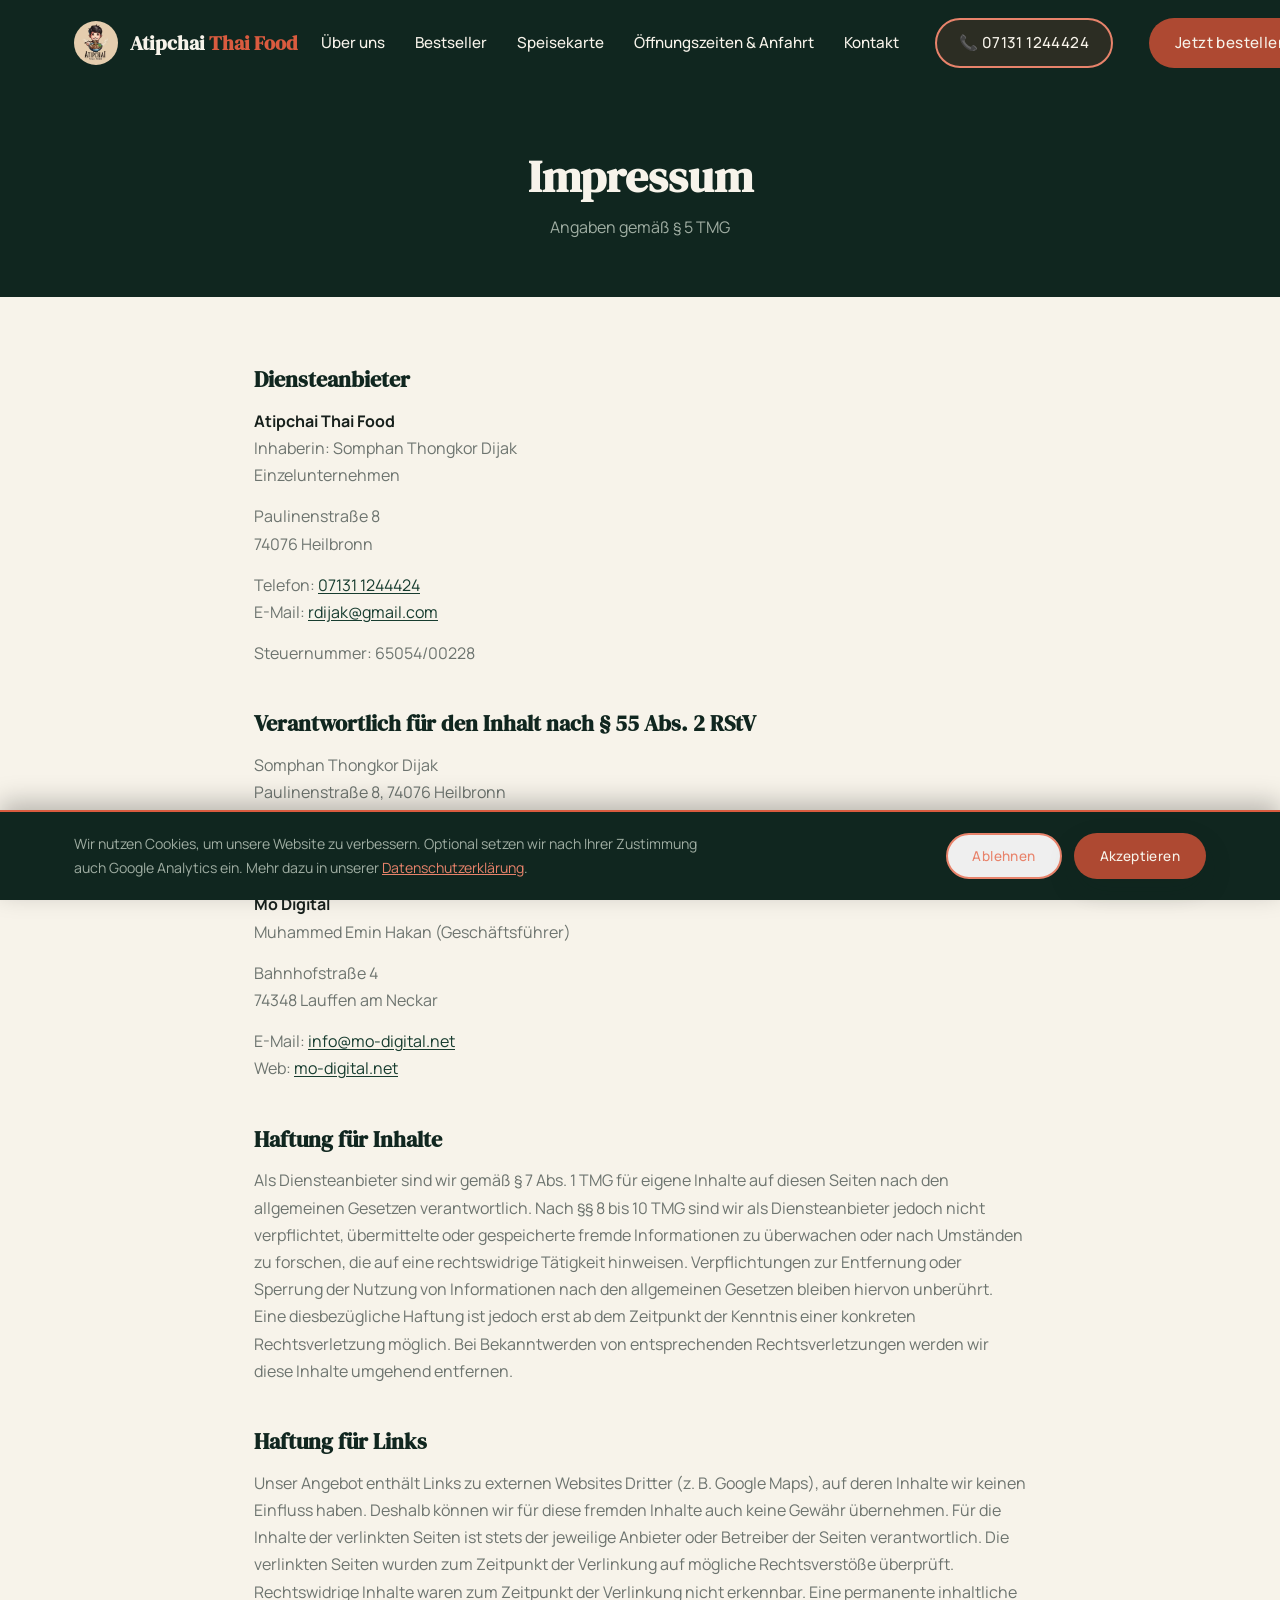
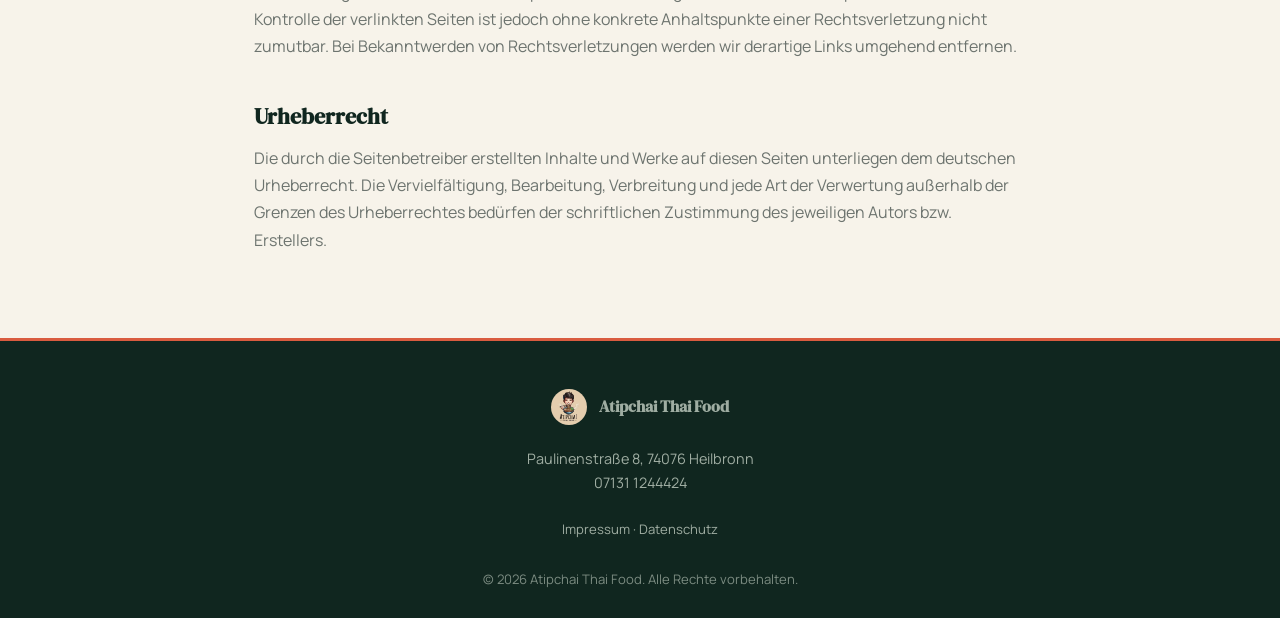
<file: impressum.html>
<!DOCTYPE html>
<html lang="de">
<head>
  <meta charset="UTF-8">
  <meta name="viewport" content="width=device-width, initial-scale=1.0">

  <title>Impressum – Atipchai Thai Food</title>
  <meta name="description" content="Impressum von Atipchai Thai Food, Paulinenstraße 8, 74076 Heilbronn.">
  <meta name="robots" content="noindex, follow">
  <link rel="canonical" href="https://atipchaithaifood.de/impressum.html">

  <meta name="theme-color" content="#10261f">
  <link rel="manifest" href="manifest.json">
  <link rel="icon" type="image/png" sizes="32x32" href="assets/favicon-32.png">
  <link rel="icon" type="image/jpeg" href="assets/logo.jpeg">
  <link rel="apple-touch-icon" href="assets/apple-touch-icon.png">

  <link rel="stylesheet" href="style.css">
  <script>document.documentElement.classList.add("js");</script>
</head>
<body class="has-mobile-bar">

  <a href="#main" class="skip-link">Zum Inhalt springen</a>

  <!-- ===== HEADER / NAVIGATION (identisch zur Startseite) ===== -->
  <header class="site-header" id="siteHeader">
    <div class="container header-inner">
      <a href="index.html" class="brand">
        <span class="logo-frame logo-frame--brand">
          <picture>
            <source srcset="assets/logo-320.webp" type="image/webp">
            <img src="assets/logo-320.jpg" onerror="this.onerror=null;this.src='assets/logo.svg'" alt="Atipchai Thai Food Logo" class="brand-logo">
          </picture>
        </span>
        <span class="brand-name">Atipchai <em>Thai Food</em></span>
      </a>

      <nav class="main-nav" id="mainNav">
        <ul>
          <li><a href="index.html#about">Über uns</a></li>
          <li><a href="index.html#bestsellers">Bestseller</a></li>
          <li><a href="speisekarte.html">Speisekarte</a></li>
          <li><a href="index.html#hours">Öffnungszeiten &amp; Anfahrt</a></li>
          <li><a href="index.html#contact">Kontakt</a></li>
        </ul>
        <a href="tel:071311244424" class="btn btn-outline nav-call">📞 07131 1244424</a>
        <a href="https://wolt.com/de/deu/heilbronn/restaurant/atipchai-thai-food" target="_blank" rel="noopener noreferrer" class="btn nav-order-btn">Jetzt bestellen</a>
      </nav>

      <button class="nav-toggle" id="navToggle" aria-label="Menü öffnen" aria-expanded="false" aria-controls="mainNav">
        <span></span><span></span><span></span>
      </button>
    </div>
  </header>

  <main id="main">
    <!-- ===== SEITEN-HERO ===== -->
    <section class="legal-hero">
      <h1>Impressum</h1>
      <p>Angaben gemäß § 5 TMG</p>
    </section>

    <!-- ===== INHALT ===== -->
    <section class="legal-content">
      <div class="container">

        <section>
          <h2>Diensteanbieter</h2>
          <p>
            <strong>Atipchai Thai Food</strong><br>
            Inhaberin: Somphan Thongkor Dijak<br>
            Einzelunternehmen
          </p>
          <p>
            Paulinenstraße 8<br>
            74076 Heilbronn
          </p>
          <p>
            Telefon: <a href="tel:071311244424">07131 1244424</a><br>
            E-Mail: <a href="mailto:rdijak@gmail.com">rdijak@gmail.com</a>
          </p>
          <p>
            Steuernummer: 65054/00228
          </p>
        </section>

        <section>
          <h2>Verantwortlich für den Inhalt nach § 55 Abs. 2 RStV</h2>
          <p>
            Somphan Thongkor Dijak<br>
            Paulinenstraße 8, 74076 Heilbronn
          </p>
        </section>

        <section>
          <h2>Technische Umsetzung</h2>
          <p>
            <strong>Mo Digital</strong><br>
            Muhammed Emin Hakan (Geschäftsführer)
          </p>
          <p>
            Bahnhofstraße 4<br>
            74348 Lauffen am Neckar
          </p>
          <p>
            E-Mail: <a href="mailto:info@mo-digital.net">info@mo-digital.net</a><br>
            Web: <a href="https://mo-digital.net" target="_blank" rel="noopener">mo-digital.net</a>
          </p>
        </section>

        <section>
          <h2>Haftung für Inhalte</h2>
          <p>
            Als Diensteanbieter sind wir gemäß § 7 Abs. 1 TMG für eigene Inhalte auf diesen Seiten nach den
            allgemeinen Gesetzen verantwortlich. Nach §§ 8 bis 10 TMG sind wir als Diensteanbieter jedoch nicht
            verpflichtet, übermittelte oder gespeicherte fremde Informationen zu überwachen oder nach Umständen
            zu forschen, die auf eine rechtswidrige Tätigkeit hinweisen. Verpflichtungen zur Entfernung oder
            Sperrung der Nutzung von Informationen nach den allgemeinen Gesetzen bleiben hiervon unberührt. Eine
            diesbezügliche Haftung ist jedoch erst ab dem Zeitpunkt der Kenntnis einer konkreten Rechtsverletzung
            möglich. Bei Bekanntwerden von entsprechenden Rechtsverletzungen werden wir diese Inhalte umgehend
            entfernen.
          </p>
        </section>

        <section>
          <h2>Haftung für Links</h2>
          <p>
            Unser Angebot enthält Links zu externen Websites Dritter (z. B. Google Maps), auf deren Inhalte wir
            keinen Einfluss haben. Deshalb können wir für diese fremden Inhalte auch keine Gewähr übernehmen. Für
            die Inhalte der verlinkten Seiten ist stets der jeweilige Anbieter oder Betreiber der Seiten
            verantwortlich. Die verlinkten Seiten wurden zum Zeitpunkt der Verlinkung auf mögliche Rechtsverstöße
            überprüft. Rechtswidrige Inhalte waren zum Zeitpunkt der Verlinkung nicht erkennbar. Eine permanente
            inhaltliche Kontrolle der verlinkten Seiten ist jedoch ohne konkrete Anhaltspunkte einer
            Rechtsverletzung nicht zumutbar. Bei Bekanntwerden von Rechtsverletzungen werden wir derartige Links
            umgehend entfernen.
          </p>
        </section>

        <section>
          <h2>Urheberrecht</h2>
          <p>
            Die durch die Seitenbetreiber erstellten Inhalte und Werke auf diesen Seiten unterliegen dem
            deutschen Urheberrecht. Die Vervielfältigung, Bearbeitung, Verbreitung und jede Art der Verwertung
            außerhalb der Grenzen des Urheberrechtes bedürfen der schriftlichen Zustimmung des jeweiligen Autors
            bzw. Erstellers.
          </p>
        </section>

      </div>
    </section>
  </main>

  <!-- ===== FOOTER (identisch zur Startseite) ===== -->
  <footer class="site-footer" id="contact">
    <div class="container footer-inner">
      <div class="footer-brand">
        <span class="logo-frame logo-frame--footer">
          <picture>
            <source srcset="assets/logo-320.webp" type="image/webp">
            <img src="assets/logo-320.jpg" onerror="this.onerror=null;this.src='assets/logo.svg'" alt="Atipchai Thai Food Logo" class="footer-logo">
          </picture>
        </span>
        <span>Atipchai Thai Food</span>
      </div>

      <div class="footer-contact">
        <p>Paulinenstraße 8, 74076 Heilbronn</p>
        <p><a href="tel:071311244424">07131 1244424</a></p>
      </div>

      <p class="footer-legal"><a href="impressum.html">Impressum</a> · <a href="datenschutz.html">Datenschutz</a></p>
      <p class="footer-copy">&copy; <span id="year"></span> Atipchai Thai Food. Alle Rechte vorbehalten.</p>
    </div>
  </footer>

  <!-- ===== COOKIE-CONSENT-BANNER ===== -->
  <div class="cookie-banner" id="cookieBanner" role="dialog" aria-live="polite" aria-label="Cookie-Einstellungen" hidden>
    <div class="cookie-banner-inner">
      <p>
        Wir nutzen Cookies, um unsere Website zu verbessern. Optional setzen wir nach Ihrer Zustimmung
        auch Google Analytics ein. Mehr dazu in unserer
        <a href="datenschutz.html">Datenschutzerklärung</a>.
      </p>
      <div class="cookie-banner-actions">
        <button type="button" class="btn btn-outline" id="cookieDecline">Ablehnen</button>
        <button type="button" class="btn btn-primary" id="cookieAccept">Akzeptieren</button>
      </div>
    </div>
  </div>

  <!-- ===== MOBILE BOTTOM-CTA-BAR ===== -->
  <div class="mobile-cta-bar" id="mobileCtaBar">
    <a href="speisekarte.html" class="btn btn-outline-green">Speisekarte</a>
    <a href="https://wolt.com/de/deu/heilbronn/restaurant/atipchai-thai-food" target="_blank" rel="noopener noreferrer" class="btn btn-primary">Bestellen</a>
  </div>

  <script src="script.js"></script>
</body>
</html>
</file>
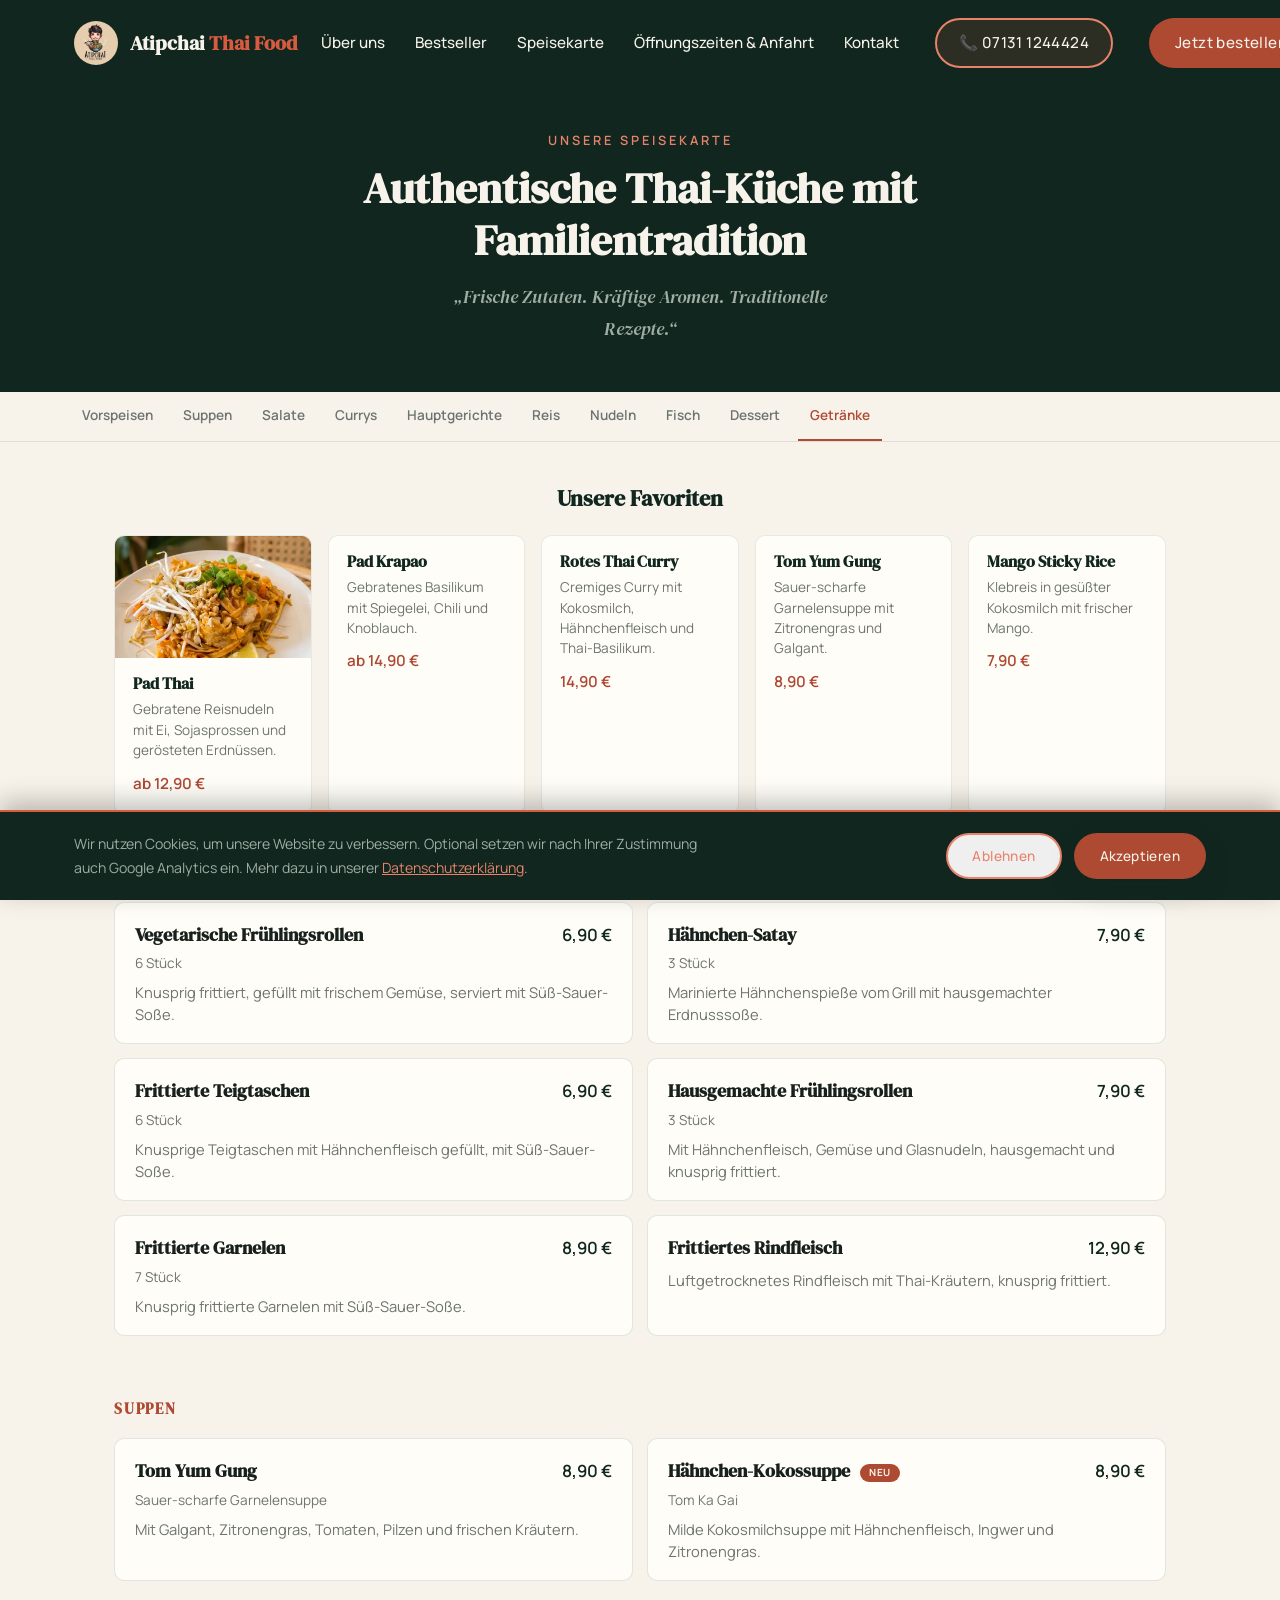
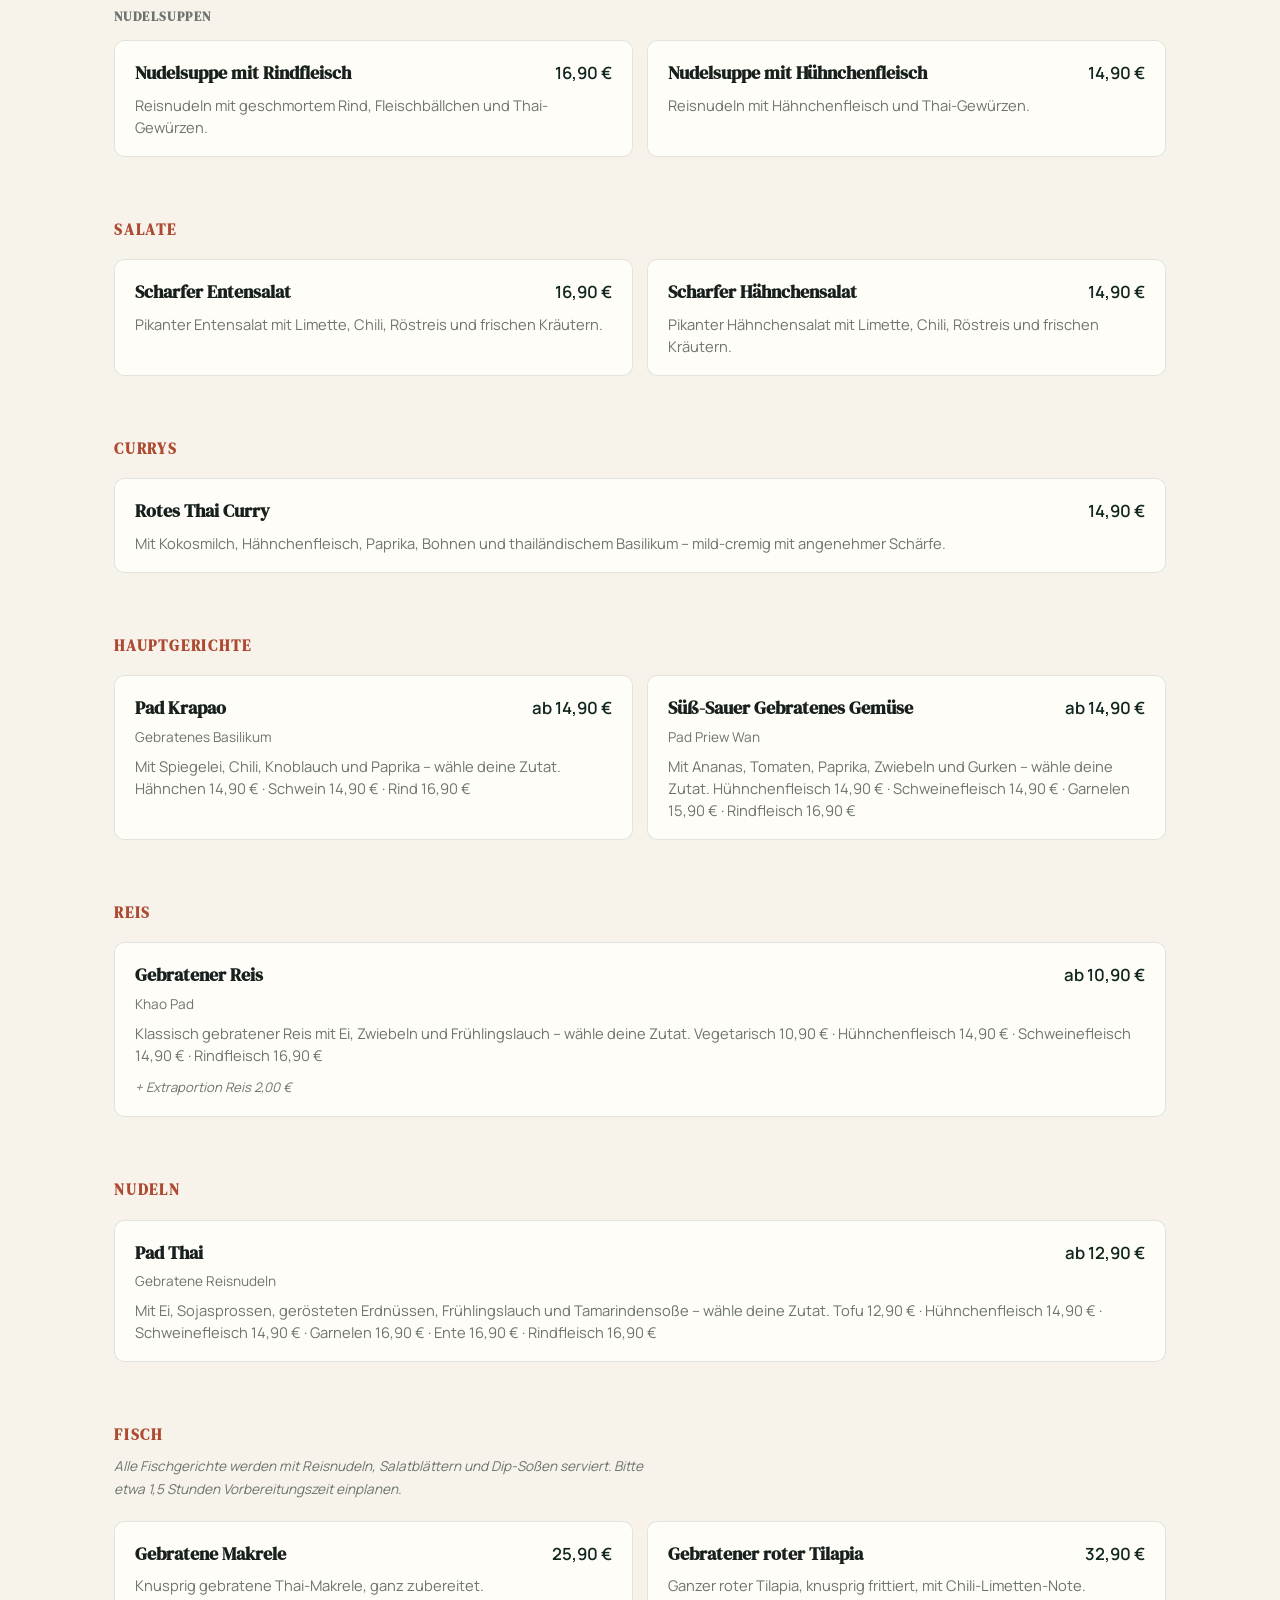
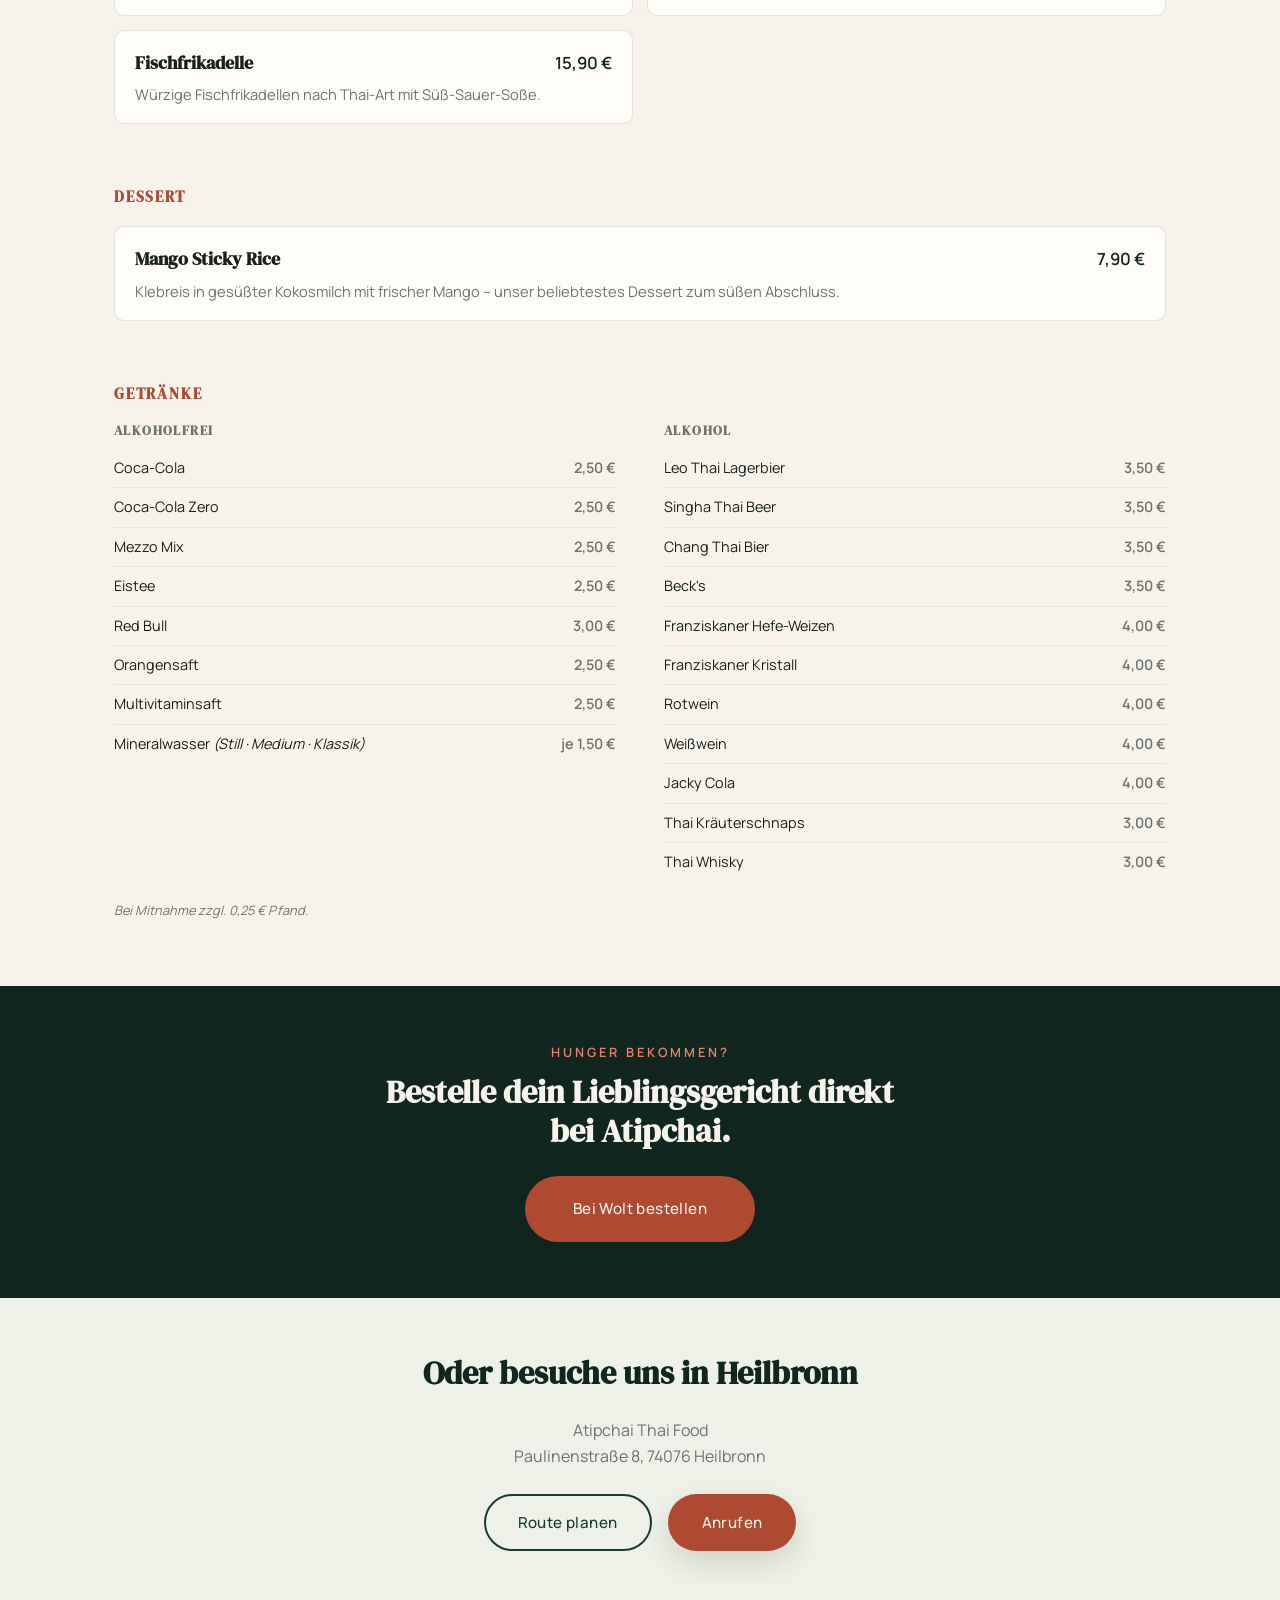
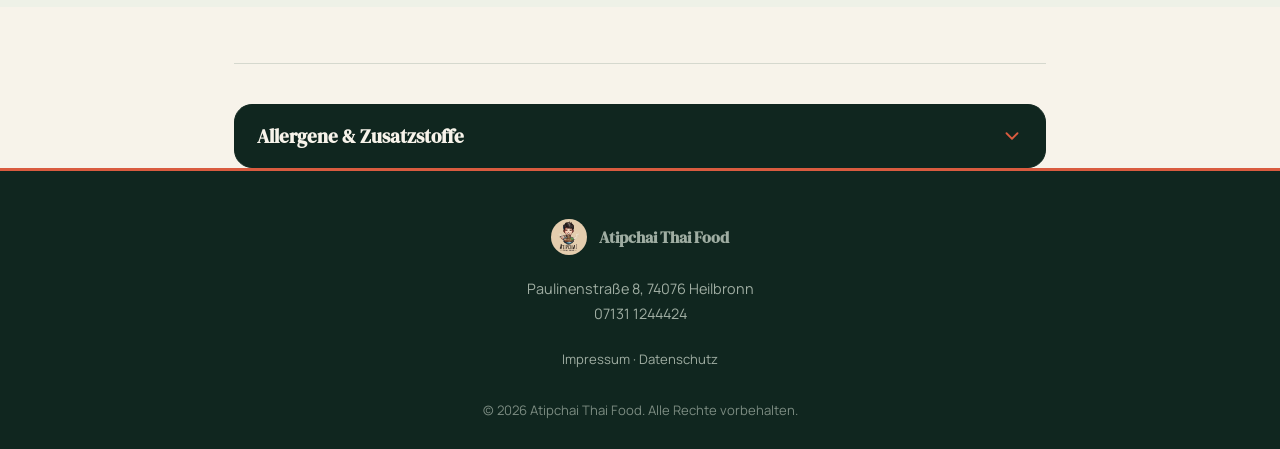
<file: speisekarte.html>
<!DOCTYPE html>
<html lang="de">
<head>
  <meta charset="UTF-8">
  <meta name="viewport" content="width=device-width, initial-scale=1.0">

  <title>Speisekarte – Atipchai Thai Food</title>
  <meta name="description" content="Die komplette Speisekarte von Atipchai Thai Food in Heilbronn: Vorspeisen, Salate, Suppen, Currys, Hauptgerichte, Fisch und Desserts – authentische Thai-Küche.">
  <meta name="robots" content="index, follow">
  <link rel="canonical" href="https://atipchaithaifood.de/speisekarte.html">

  <meta property="og:type" content="website">
  <meta property="og:title" content="Speisekarte – Atipchai Thai Food">
  <meta property="og:description" content="Die komplette Speisekarte von Atipchai Thai Food in Heilbronn: authentische Thai-Küche zum Vor-Ort-Genießen oder Bestellen.">
  <meta property="og:image" content="https://atipchaithaifood.de/assets/hero-2400.jpg">
  <meta property="og:image:width" content="2400">
  <meta property="og:image:height" content="1340">
  <meta property="og:image:alt" content="Thailändische Rindernudelsuppe mit Sojasprossen von Atipchai Thai Food in Heilbronn">
  <meta property="og:url" content="https://atipchaithaifood.de/speisekarte.html">
  <meta property="og:locale" content="de_DE">

  <meta name="theme-color" content="#10261f">
  <link rel="manifest" href="manifest.json">
  <link rel="icon" type="image/png" sizes="32x32" href="assets/favicon-32.png">
  <link rel="icon" type="image/jpeg" href="assets/logo.jpeg">
  <link rel="apple-touch-icon" href="assets/apple-touch-icon.png">

  <link rel="stylesheet" href="style.css">
  <script>document.documentElement.classList.add("js");</script>
</head>
<body class="has-mobile-bar">

  <a href="#main" class="skip-link">Zum Inhalt springen</a>

  <!-- ===== HEADER / NAVIGATION (identisch zur Startseite) ===== -->
  <header class="site-header" id="siteHeader">
    <div class="container header-inner">
      <a href="index.html" class="brand">
        <span class="logo-frame logo-frame--brand">
          <picture>
            <source srcset="assets/logo-320.webp" type="image/webp">
            <img src="assets/logo-320.jpg" onerror="this.onerror=null;this.src='assets/logo.svg'" alt="Atipchai Thai Food Logo" class="brand-logo">
          </picture>
        </span>
        <span class="brand-name">Atipchai <em>Thai Food</em></span>
      </a>

      <nav class="main-nav" id="mainNav">
        <ul>
          <li><a href="index.html#about">Über uns</a></li>
          <li><a href="index.html#bestsellers">Bestseller</a></li>
          <li><a href="speisekarte.html">Speisekarte</a></li>
          <li><a href="index.html#hours">Öffnungszeiten &amp; Anfahrt</a></li>
          <li><a href="index.html#contact">Kontakt</a></li>
        </ul>
        <a href="tel:071311244424" class="btn btn-outline nav-call">📞 07131 1244424</a>
        <a href="https://wolt.com/de/deu/heilbronn/restaurant/atipchai-thai-food" target="_blank" rel="noopener noreferrer" class="btn nav-order-btn">Jetzt bestellen</a>
      </nav>

      <button class="nav-toggle" id="navToggle" aria-label="Menü öffnen" aria-expanded="false" aria-controls="mainNav">
        <span></span><span></span><span></span>
      </button>
    </div>
  </header>

  <main id="main">
    <!-- ===== SEITEN-HERO ===== -->
    <section class="menu-hero-v2">
      <div class="container">
        <p class="eyebrow center menu-hero-eyebrow">Unsere Speisekarte</p>
        <h1 class="menu-hero-title">Authentische Thai-Küche mit Familientradition</h1>
        <p class="menu-hero-quote">„Frische Zutaten. Kräftige Aromen. Traditionelle Rezepte.“</p>
      </div>
    </section>

    <!-- ===== KATEGORIE-NAVIGATION ===== -->
    <nav class="menu-nav" id="menuNav" aria-label="Kategorien der Speisekarte">
      <div class="menu-nav-track">
        <a href="#vorspeisen" class="menu-nav-link">Vorspeisen</a>
        <a href="#suppen" class="menu-nav-link">Suppen</a>
        <a href="#salate" class="menu-nav-link">Salate</a>
        <a href="#currys" class="menu-nav-link">Currys</a>
        <a href="#hauptgerichte" class="menu-nav-link">Hauptgerichte</a>
        <a href="#reis" class="menu-nav-link">Reis</a>
        <a href="#nudeln" class="menu-nav-link">Nudeln</a>
        <a href="#fisch" class="menu-nav-link">Fisch</a>
        <a href="#dessert" class="menu-nav-link">Dessert</a>
        <a href="#getraenke" class="menu-nav-link">Getränke</a>
      </div>
    </nav>

    <!-- ===== UNSERE FAVORITEN ===== -->
    <section class="menu-favorites reveal">
      <div class="container menu-container">
        <h2 class="menu-favorites-title">Unsere Favoriten</h2>
        <div class="menu-favorites-grid">
          <article class="favorite-card favorite-card--photo">
            <div class="favorite-card-image">
              <picture>
                <source srcset="assets/dish1.webp" type="image/webp">
                <img src="assets/dish1.jpg" onerror="this.onerror=null;this.src='assets/dish-placeholder.svg'" alt="Pad Thai – gebratene Reisnudeln mit Hähnchenfleisch, Erdnüssen und Limette von Atipchai Thai Food in Heilbronn" loading="lazy" width="700" height="939">
              </picture>
            </div>
            <div class="favorite-card-body">
              <h3 class="favorite-card-name">Pad Thai</h3>
              <p class="favorite-card-desc">Gebratene Reisnudeln mit Ei, Sojasprossen und gerösteten Erdnüssen.</p>
              <span class="favorite-card-price" data-price-id="nudeln-pad-thai">ab 12,90&nbsp;€</span>
            </div>
          </article>
          <article class="favorite-card">
            <div class="favorite-card-body">
              <h3 class="favorite-card-name">Pad Krapao</h3>
              <p class="favorite-card-desc">Gebratenes Basilikum mit Spiegelei, Chili und Knoblauch.</p>
              <span class="favorite-card-price" data-price-id="hauptgerichte-pad-krapao">ab 14,90&nbsp;€</span>
            </div>
          </article>
          <article class="favorite-card">
            <div class="favorite-card-body">
              <h3 class="favorite-card-name">Rotes Thai Curry</h3>
              <p class="favorite-card-desc">Cremiges Curry mit Kokosmilch, Hähnchenfleisch und Thai-Basilikum.</p>
              <span class="favorite-card-price" data-price-id="currys-rotes-thai-curry">14,90&nbsp;€</span>
            </div>
          </article>
          <article class="favorite-card">
            <div class="favorite-card-body">
              <h3 class="favorite-card-name">Tom Yum Gung</h3>
              <p class="favorite-card-desc">Sauer-scharfe Garnelensuppe mit Zitronengras und Galgant.</p>
              <span class="favorite-card-price" data-price-id="suppen-tomyum">8,90&nbsp;€</span>
            </div>
          </article>
          <article class="favorite-card">
            <div class="favorite-card-body">
              <h3 class="favorite-card-name">Mango Sticky Rice</h3>
              <p class="favorite-card-desc">Klebreis in gesüßter Kokosmilch mit frischer Mango.</p>
              <span class="favorite-card-price" data-price-id="dessert-mango-sticky-rice">7,90&nbsp;€</span>
            </div>
          </article>
        </div>
      </div>
    </section>

    <!-- ===== SPEISEKARTE ===== -->
    <section class="menu-content">
      <div class="container menu-container">

        <section class="menu-section reveal" id="vorspeisen">
          <h2 class="menu-section-title">Vorspeisen</h2>
          <div class="menu-dish-grid">
            <article class="menu-dish">
              <div class="menu-dish-top">
                <h3 class="menu-dish-name">Vegetarische Frühlingsrollen</h3>
                <span class="menu-dish-price" data-price-id="vorspeisen-fruehlingsrollen-vegetarisch">6,90&nbsp;€</span>
              </div>
              <p class="menu-dish-meta">6 Stück</p>
              <p class="menu-dish-desc">Knusprig frittiert, gefüllt mit frischem Gemüse, serviert mit Süß-Sauer-Soße.</p>
            </article>
            <article class="menu-dish">
              <div class="menu-dish-top">
                <h3 class="menu-dish-name">Hähnchen-Satay</h3>
                <span class="menu-dish-price" data-price-id="vorspeisen-haehnchen-satay">7,90&nbsp;€</span>
              </div>
              <p class="menu-dish-meta">3 Stück</p>
              <p class="menu-dish-desc">Marinierte Hähnchenspieße vom Grill mit hausgemachter Erdnusssoße.</p>
            </article>
            <article class="menu-dish">
              <div class="menu-dish-top">
                <h3 class="menu-dish-name">Frittierte Teigtaschen</h3>
                <span class="menu-dish-price" data-price-id="vorspeisen-teigtaschen">6,90&nbsp;€</span>
              </div>
              <p class="menu-dish-meta">6 Stück</p>
              <p class="menu-dish-desc">Knusprige Teigtaschen mit Hähnchenfleisch gefüllt, mit Süß-Sauer-Soße.</p>
            </article>
            <article class="menu-dish">
              <div class="menu-dish-top">
                <h3 class="menu-dish-name">Hausgemachte Frühlingsrollen</h3>
                <span class="menu-dish-price" data-price-id="vorspeisen-fruehlingsrollen-hausgemacht">7,90&nbsp;€</span>
              </div>
              <p class="menu-dish-meta">3 Stück</p>
              <p class="menu-dish-desc">Mit Hähnchenfleisch, Gemüse und Glasnudeln, hausgemacht und knusprig frittiert.</p>
            </article>
            <article class="menu-dish">
              <div class="menu-dish-top">
                <h3 class="menu-dish-name">Frittierte Garnelen</h3>
                <span class="menu-dish-price" data-price-id="vorspeisen-garnelen">8,90&nbsp;€</span>
              </div>
              <p class="menu-dish-meta">7 Stück</p>
              <p class="menu-dish-desc">Knusprig frittierte Garnelen mit Süß-Sauer-Soße.</p>
            </article>
            <article class="menu-dish">
              <div class="menu-dish-top">
                <h3 class="menu-dish-name">Frittiertes Rindfleisch</h3>
                <span class="menu-dish-price" data-price-id="vorspeisen-frittiertes-fleisch">12,90&nbsp;€</span>
              </div>
              <p class="menu-dish-desc">Luftgetrocknetes Rindfleisch mit Thai-Kräutern, knusprig frittiert.</p>
            </article>
          </div>
        </section>

        <section class="menu-section reveal" id="suppen">
          <h2 class="menu-section-title">Suppen</h2>
          <div class="menu-dish-grid">
            <article class="menu-dish">
              <div class="menu-dish-top">
                <h3 class="menu-dish-name">Tom Yum Gung</h3>
                <span class="menu-dish-price" data-price-id="suppen-tomyum">8,90&nbsp;€</span>
              </div>
              <p class="menu-dish-meta">Sauer-scharfe Garnelensuppe</p>
              <p class="menu-dish-desc">Mit Galgant, Zitronengras, Tomaten, Pilzen und frischen Kräutern.</p>
            </article>
            <article class="menu-dish">
              <div class="menu-dish-top">
                <h3 class="menu-dish-name">Hähnchen-Kokossuppe <span class="menu-badge">Neu</span></h3>
                <span class="menu-dish-price" data-price-id="suppen-kokossuppe">8,90&nbsp;€</span>
              </div>
              <p class="menu-dish-meta">Tom Ka Gai</p>
              <p class="menu-dish-desc">Milde Kokosmilchsuppe mit Hähnchenfleisch, Ingwer und Zitronengras.</p>
            </article>
          </div>

          <h3 class="menu-subsection-title">Nudelsuppen</h3>
          <div class="menu-dish-grid">
            <article class="menu-dish">
              <div class="menu-dish-top">
                <h3 class="menu-dish-name">Nudelsuppe mit Rindfleisch</h3>
                <span class="menu-dish-price" data-price-id="suppen-nudelsuppe-rind">16,90&nbsp;€</span>
              </div>
              <p class="menu-dish-desc">Reisnudeln mit geschmortem Rind, Fleischbällchen und Thai-Gewürzen.</p>
            </article>
            <article class="menu-dish">
              <div class="menu-dish-top">
                <h3 class="menu-dish-name">Nudelsuppe mit Hühnchenfleisch</h3>
                <span class="menu-dish-price" data-price-id="suppen-nudelsuppe-huhn">14,90&nbsp;€</span>
              </div>
              <p class="menu-dish-desc">Reisnudeln mit Hähnchenfleisch und Thai-Gewürzen.</p>
            </article>
          </div>
        </section>

        <section class="menu-section reveal" id="salate">
          <h2 class="menu-section-title">Salate</h2>
          <div class="menu-dish-grid">
            <article class="menu-dish">
              <div class="menu-dish-top">
                <h3 class="menu-dish-name">Scharfer Entensalat</h3>
                <span class="menu-dish-price" data-price-id="salate-entensalat">16,90&nbsp;€</span>
              </div>
              <p class="menu-dish-desc">Pikanter Entensalat mit Limette, Chili, Röstreis und frischen Kräutern.</p>
            </article>
            <article class="menu-dish">
              <div class="menu-dish-top">
                <h3 class="menu-dish-name">Scharfer Hähnchensalat</h3>
                <span class="menu-dish-price" data-price-id="salate-haehnchensalat">14,90&nbsp;€</span>
              </div>
              <p class="menu-dish-desc">Pikanter Hähnchensalat mit Limette, Chili, Röstreis und frischen Kräutern.</p>
            </article>
          </div>
        </section>

        <section class="menu-section reveal" id="currys">
          <h2 class="menu-section-title">Currys</h2>
          <div class="menu-dish-grid">
            <article class="menu-dish menu-dish--full">
              <div class="menu-dish-top">
                <h3 class="menu-dish-name">Rotes Thai Curry</h3>
                <span class="menu-dish-price" data-price-id="currys-rotes-thai-curry">14,90&nbsp;€</span>
              </div>
              <p class="menu-dish-desc">Mit Kokosmilch, Hähnchenfleisch, Paprika, Bohnen und thailändischem Basilikum – mild-cremig mit angenehmer Schärfe.</p>
            </article>
          </div>
        </section>

        <section class="menu-section reveal" id="hauptgerichte">
          <h2 class="menu-section-title">Hauptgerichte</h2>
          <div class="menu-dish-grid">
            <article class="menu-dish">
              <div class="menu-dish-top">
                <h3 class="menu-dish-name">Pad Krapao</h3>
                <span class="menu-dish-price" data-price-id="hauptgerichte-pad-krapao">ab 14,90&nbsp;€</span>
              </div>
              <p class="menu-dish-meta">Gebratenes Basilikum</p>
              <p class="menu-dish-desc">Mit Spiegelei, Chili, Knoblauch und Paprika – wähle deine Zutat. <span class="menu-dish-variants-inline" data-variants-id="hauptgerichte-pad-krapao"></span></p>
            </article>
            <article class="menu-dish">
              <div class="menu-dish-top">
                <h3 class="menu-dish-name">Süß-Sauer Gebratenes Gemüse</h3>
                <span class="menu-dish-price" data-price-id="hauptgerichte-pad-priew-wan">ab 14,90&nbsp;€</span>
              </div>
              <p class="menu-dish-meta">Pad Priew Wan</p>
              <p class="menu-dish-desc">Mit Ananas, Tomaten, Paprika, Zwiebeln und Gurken – wähle deine Zutat. <span class="menu-dish-variants-inline" data-variants-id="hauptgerichte-pad-priew-wan"></span></p>
            </article>
          </div>
        </section>

        <section class="menu-section reveal" id="reis">
          <h2 class="menu-section-title">Reis</h2>
          <div class="menu-dish-grid">
            <article class="menu-dish menu-dish--full">
              <div class="menu-dish-top">
                <h3 class="menu-dish-name">Gebratener Reis</h3>
                <span class="menu-dish-price" data-price-id="reis-gebratener-reis">ab 10,90&nbsp;€</span>
              </div>
              <p class="menu-dish-meta">Khao Pad</p>
              <p class="menu-dish-desc">Klassisch gebratener Reis mit Ei, Zwiebeln und Frühlingslauch – wähle deine Zutat. <span class="menu-dish-variants-inline" data-variants-id="reis-gebratener-reis"></span></p>
              <p class="menu-dish-extra">+ Extraportion Reis <span data-price-id="reis-extraportion">2,00&nbsp;€</span></p>
            </article>
          </div>
        </section>

        <section class="menu-section reveal" id="nudeln">
          <h2 class="menu-section-title">Nudeln</h2>
          <div class="menu-dish-grid">
            <article class="menu-dish menu-dish--full">
              <div class="menu-dish-top">
                <h3 class="menu-dish-name">Pad Thai</h3>
                <span class="menu-dish-price" data-price-id="nudeln-pad-thai">ab 12,90&nbsp;€</span>
              </div>
              <p class="menu-dish-meta">Gebratene Reisnudeln</p>
              <p class="menu-dish-desc">Mit Ei, Sojasprossen, gerösteten Erdnüssen, Frühlingslauch und Tamarindensoße – wähle deine Zutat. <span class="menu-dish-variants-inline" data-variants-id="nudeln-pad-thai"></span></p>
            </article>
          </div>
        </section>

        <section class="menu-section reveal" id="fisch">
          <h2 class="menu-section-title">Fisch</h2>
          <p class="menu-section-note">Alle Fischgerichte werden mit Reisnudeln, Salatblättern und Dip-Soßen serviert. Bitte etwa 1,5 Stunden Vorbereitungszeit einplanen.</p>
          <div class="menu-dish-grid">
            <article class="menu-dish">
              <div class="menu-dish-top">
                <h3 class="menu-dish-name">Gebratene Makrele</h3>
                <span class="menu-dish-price" data-price-id="fisch-makrele">25,90&nbsp;€</span>
              </div>
              <p class="menu-dish-desc">Knusprig gebratene Thai-Makrele, ganz zubereitet.</p>
            </article>
            <article class="menu-dish">
              <div class="menu-dish-top">
                <h3 class="menu-dish-name">Gebratener roter Tilapia</h3>
                <span class="menu-dish-price" data-price-id="fisch-tilapia">32,90&nbsp;€</span>
              </div>
              <p class="menu-dish-desc">Ganzer roter Tilapia, knusprig frittiert, mit Chili-Limetten-Note.</p>
            </article>
            <article class="menu-dish">
              <div class="menu-dish-top">
                <h3 class="menu-dish-name">Fischfrikadelle</h3>
                <span class="menu-dish-price" data-price-id="fisch-fischfrikadelle">15,90&nbsp;€</span>
              </div>
              <p class="menu-dish-desc">Würzige Fischfrikadellen nach Thai-Art mit Süß-Sauer-Soße.</p>
            </article>
          </div>
        </section>

        <section class="menu-section reveal" id="dessert">
          <h2 class="menu-section-title">Dessert</h2>
          <div class="menu-dish-grid">
            <article class="menu-dish menu-dish--full">
              <div class="menu-dish-top">
                <h3 class="menu-dish-name">Mango Sticky Rice</h3>
                <span class="menu-dish-price" data-price-id="dessert-mango-sticky-rice">7,90&nbsp;€</span>
              </div>
              <p class="menu-dish-desc">Klebreis in gesüßter Kokosmilch mit frischer Mango – unser beliebtestes Dessert zum süßen Abschluss.</p>
            </article>
          </div>
        </section>

        <section class="menu-section menu-drinks reveal" id="getraenke">
          <h2 class="menu-section-title">Getränke</h2>
          <div class="menu-drinks-groups">
            <div class="menu-drinks-group">
              <h3 class="menu-drinks-group-title">Alkoholfrei</h3>
              <ul class="menu-drinks-list">
                <li><span>Coca-Cola</span><span data-price-id="coca-cola">2,50&nbsp;€</span></li>
                <li><span>Coca-Cola Zero</span><span data-price-id="coca-cola-zero">2,50&nbsp;€</span></li>
                <li><span>Mezzo Mix</span><span data-price-id="mezzo-mix">2,50&nbsp;€</span></li>
                <li><span>Eistee</span><span data-price-id="eistee">2,50&nbsp;€</span></li>
                <li><span>Red Bull</span><span data-price-id="red-bull">3,00&nbsp;€</span></li>
                <li><span>Orangensaft</span><span data-price-id="orangensaft">2,50&nbsp;€</span></li>
                <li><span>Multivitaminsaft</span><span data-price-id="multivitaminsaft">2,50&nbsp;€</span></li>
                <li><span>Mineralwasser <em>(Still · Medium · Klassik)</em></span><span>je <span data-price-id="mineralwasser">1,50&nbsp;€</span></span></li>
              </ul>
            </div>
            <div class="menu-drinks-group">
              <h3 class="menu-drinks-group-title">Alkohol</h3>
              <ul class="menu-drinks-list">
                <li><span>Leo Thai Lagerbier</span><span data-price-id="leo-bier">3,50&nbsp;€</span></li>
                <li><span>Singha Thai Beer</span><span data-price-id="singha">3,50&nbsp;€</span></li>
                <li><span>Chang Thai Bier</span><span data-price-id="chang">3,50&nbsp;€</span></li>
                <li><span>Beck's</span><span data-price-id="becks">3,50&nbsp;€</span></li>
                <li><span>Franziskaner Hefe-Weizen</span><span data-price-id="franziskaner-hefe">4,00&nbsp;€</span></li>
                <li><span>Franziskaner Kristall</span><span data-price-id="franziskaner-kristall">4,00&nbsp;€</span></li>
                <li><span>Rotwein</span><span data-price-id="rotwein">4,00&nbsp;€</span></li>
                <li><span>Weißwein</span><span data-price-id="weisswein">4,00&nbsp;€</span></li>
                <li><span>Jacky Cola</span><span data-price-id="jacky-cola">4,00&nbsp;€</span></li>
                <li><span>Thai Kräuterschnaps</span><span data-price-id="kraeuterschnaps">3,00&nbsp;€</span></li>
                <li><span>Thai Whisky</span><span data-price-id="whisky">3,00&nbsp;€</span></li>
              </ul>
            </div>
          </div>
          <p class="menu-drinks-note">Bei Mitnahme zzgl. 0,25&nbsp;€ Pfand.</p>
        </section>

      </div>
    </section>

    <!-- ===== BESTELL-CTA: WOLT ===== -->
    <section class="menu-cta menu-cta-wolt reveal">
      <div class="container menu-cta-inner">
        <p class="eyebrow center menu-cta-eyebrow">Hunger bekommen?</p>
        <h2 class="menu-cta-title">Bestelle dein Lieblingsgericht direkt bei Atipchai.</h2>
        <a href="https://wolt.com/de/deu/heilbronn/restaurant/atipchai-thai-food" target="_blank" rel="noopener noreferrer" class="btn btn-primary menu-cta-btn">Bei Wolt bestellen</a>
      </div>
    </section>

    <!-- ===== BESUCHS-CTA: RESTAURANT ===== -->
    <section class="menu-cta menu-cta-visit reveal">
      <div class="container menu-cta-inner">
        <h2 class="menu-cta-title menu-cta-title--dark">Oder besuche uns in Heilbronn</h2>
        <p class="menu-cta-address">Atipchai Thai Food<br>Paulinenstraße 8, 74076 Heilbronn</p>
        <div class="menu-cta-actions">
          <a href="https://www.google.com/maps?q=Paulinenstra%C3%9Fe+8,+74076+Heilbronn" target="_blank" rel="noopener noreferrer" class="btn btn-outline-green">Route planen</a>
          <a href="tel:071311244424" class="btn btn-primary">Anrufen</a>
        </div>
      </div>
    </section>

    <!-- ===== ALLERGENE & ZUSATZSTOFFE (auf-/zuklappbar, standardmäßig eingeklappt) ===== -->
    <section class="menu-content menu-content--footer">
      <div class="container menu-container">
        <div class="menu-allergens reveal">
          <h2 class="menu-allergens-title">
            <button type="button" class="menu-allergens-toggle" id="allergensToggle" aria-expanded="false" aria-controls="allergensPanel">
              Allergene &amp; Zusatzstoffe
              <svg class="icon-chevron" viewBox="0 0 24 24" aria-hidden="true"><path d="M6 9l6 6l6 -6"/></svg>
            </button>
          </h2>

          <div class="menu-allergens-panel" id="allergensPanel" role="region" aria-labelledby="allergensToggle">
            <div class="menu-allergens-panel-inner">
              <p class="menu-allergens-intro">
                Gemäß der Lebensmittelinformationsverordnung (LMIV) sind wir verpflichtet, über
                allergene Zutaten und bestimmte Zusatzstoffe in unseren Speisen zu informieren. Die
                folgenden Kennzeichnungen (Buchstaben und Zahlen) findest du bei den jeweiligen
                Gerichten auf Anfrage – sprich uns gerne jederzeit persönlich oder telefonisch an,
                wir beraten dich gerne individuell zu Unverträglichkeiten und Allergien.
              </p>

              <div class="menu-allergen-tables">
                <table class="menu-allergen-table">
                  <caption>Allergene</caption>
                  <tbody>
                    <tr><th scope="row">A</th><td>Glutenhaltiges Getreide</td></tr>
                    <tr><th scope="row">B</th><td>Krebstiere</td></tr>
                    <tr><th scope="row">C</th><td>Eier</td></tr>
                    <tr><th scope="row">D</th><td>Fisch</td></tr>
                    <tr><th scope="row">E</th><td>Erdnüsse</td></tr>
                    <tr><th scope="row">F</th><td>Sojabohnen</td></tr>
                    <tr><th scope="row">G</th><td>Milch/Laktose</td></tr>
                    <tr><th scope="row">H</th><td>Schalenfrüchte (Nüsse)</td></tr>
                    <tr><th scope="row">L</th><td>Sellerie</td></tr>
                    <tr><th scope="row">M</th><td>Senf</td></tr>
                    <tr><th scope="row">N</th><td>Sesamsamen</td></tr>
                    <tr><th scope="row">O</th><td>Schwefeldioxid und Sulfite</td></tr>
                    <tr><th scope="row">P</th><td>Lupinen</td></tr>
                    <tr><th scope="row">R</th><td>Weichtiere</td></tr>
                  </tbody>
                </table>

                <table class="menu-allergen-table">
                  <caption>Zusatzstoffe</caption>
                  <tbody>
                    <tr><th scope="row">1</th><td>mit Farbstoff</td></tr>
                    <tr><th scope="row">2</th><td>mit Konservierungsstoff</td></tr>
                    <tr><th scope="row">3</th><td>mit Antioxidationsmittel</td></tr>
                    <tr><th scope="row">4</th><td>mit Geschmacksverstärker</td></tr>
                    <tr><th scope="row">5</th><td>geschwefelt</td></tr>
                    <tr><th scope="row">6</th><td>geschwärzt</td></tr>
                    <tr><th scope="row">7</th><td>mit Phosphat</td></tr>
                    <tr><th scope="row">8</th><td>mit Süßungsmittel</td></tr>
                    <tr><th scope="row">9</th><td>enthält eine Phenylalaninquelle</td></tr>
                    <tr><th scope="row">10</th><td>koffeinhaltig</td></tr>
                    <tr><th scope="row">11</th><td>chininhaltig</td></tr>
                  </tbody>
                </table>
              </div>

              <p class="menu-allergens-note">
                <strong>Hinweis:</strong> Da sich Rezepturen und Zutaten ändern können, bitten wir
                dich, uns bei bekannten Allergien oder Unverträglichkeiten vor der Bestellung direkt
                anzusprechen – telefonisch unter <a href="tel:071311244424">07131 1244424</a> oder
                persönlich vor Ort.
              </p>
            </div>
          </div>
        </div>
      </div>
    </section>
  </main>

  <!-- ===== FOOTER (identisch zur Startseite) ===== -->
  <footer class="site-footer" id="contact">
    <div class="container footer-inner">
      <div class="footer-brand">
        <span class="logo-frame logo-frame--footer">
          <picture>
            <source srcset="assets/logo-320.webp" type="image/webp">
            <img src="assets/logo-320.jpg" onerror="this.onerror=null;this.src='assets/logo.svg'" alt="Atipchai Thai Food Logo" class="footer-logo">
          </picture>
        </span>
        <span>Atipchai Thai Food</span>
      </div>

      <div class="footer-contact">
        <p>Paulinenstraße 8, 74076 Heilbronn</p>
        <p><a href="tel:071311244424">07131 1244424</a></p>
      </div>

      <p class="footer-legal"><a href="impressum.html">Impressum</a> · <a href="datenschutz.html">Datenschutz</a></p>
      <p class="footer-copy">&copy; <span id="year"></span> Atipchai Thai Food. Alle Rechte vorbehalten.</p>
    </div>
  </footer>

  <!-- ===== COOKIE-CONSENT-BANNER ===== -->
  <div class="cookie-banner" id="cookieBanner" role="dialog" aria-live="polite" aria-label="Cookie-Einstellungen" hidden>
    <div class="cookie-banner-inner">
      <p>
        Wir nutzen Cookies, um unsere Website zu verbessern. Optional setzen wir nach Ihrer Zustimmung
        auch Google Analytics ein. Mehr dazu in unserer
        <a href="datenschutz.html">Datenschutzerklärung</a>.
      </p>
      <div class="cookie-banner-actions">
        <button type="button" class="btn btn-outline" id="cookieDecline">Ablehnen</button>
        <button type="button" class="btn btn-primary" id="cookieAccept">Akzeptieren</button>
      </div>
    </div>
  </div>

  <!-- ===== MOBILE BOTTOM-CTA-BAR ===== -->
  <div class="mobile-cta-bar" id="mobileCtaBar">
    <a href="index.html#hours" class="btn btn-outline-green">Anfahrt</a>
    <a href="https://wolt.com/de/deu/heilbronn/restaurant/atipchai-thai-food" target="_blank" rel="noopener noreferrer" class="btn btn-primary">Bestellen</a>
  </div>

  <script src="script.js"></script>
</body>
</html>
</file>
<file: style.css>
/* =========================================================
   Atipchai Thai Food — Stylesheet
   Inhalt:
   1. Grundlagen & Variablen
   2. Reset & Basistypografie
   3. Layout-Hilfsklassen
   4. Header & Navigation
   5. Hero
   6. Über uns
   7. Bestseller-Karussell
   8. Öffnungszeiten & Anfahrt
   9. Footer (inkl. Cookie-Banner & Rechtsseiten)
   10. Scroll-Reveal-Animationen
   11. Responsive Anpassungen
   ========================================================= */

/* ---------- 1. Grundlagen & Variablen ---------- */
:root {
  /* Premium-Farbschema 2026: sehr dunkles Grün als Markenanker, ein
     wärmeres Sekundärgrün, Terracotta/Chili als einziger starker Akzent
     (CTAs, Preise, kleine Highlights), warmes Off-White als Seitenfläche,
     ein noch helleres Warmweiß für Karten, die sich vom Seitenhintergrund
     abheben sollen. */
  --color-green-deep: #10261f;
  --color-green-secondary: #173c2f;
  --color-accent: #d95b3f;
  --color-accent-deep: #ae4932;
  /* Aufgehellte Terracotta-Variante speziell für kleinen Text/Icons auf den
     sehr dunklen Grün-Flächen (z.B. .hours-day) — reines --color-accent
     liegt dort bei ca. 4.2:1 Kontrast, knapp unter WCAG AA (4.5:1) für
     kleinen Text; diese hellere Version erreicht ca. 6:1. */
  --color-accent-light: #e8836b;
  --color-cream: #f7f3ea;
  --color-card: #fffdf8;
  /* Sehr helle, dezent salbeigrün getönte Fläche für alternierende
     Sections auf hellem Grund (z.B. .bestsellers) — bewusst eigenständig
     von --color-muted-invert (das ist gedämpfter TEXT auf dunklem Grün). */
  --color-sage-tint: #eef1e7;
  --color-muted-invert: #9fada2;

  --color-text: #17201c;
  --color-text-light: #6d746f;
  --color-text-invert: #f7f3ea;

  --font-heading: "DM Serif Display", Georgia, serif;
  --font-body: "Manrope", -apple-system, BlinkMacSystemFont, sans-serif;

  --container-width: 1180px;
  --radius: 18px;
  --transition: 0.35s ease;
  --shadow-soft: 0 12px 30px rgba(16, 38, 31, 0.14);
  --focus-ring: 0 0 0 3px var(--color-cream), 0 0 0 5px var(--color-accent);
}

/* Selbstgehostete Schriften: kein Google-Fonts-Request an Dritte vor
   Cookie-Consent (Performance + Datenschutz), siehe assets/fonts/. */
@font-face {
  font-family: "DM Serif Display";
  font-style: normal;
  font-weight: 400;
  font-display: swap;
  src: url("assets/fonts/dm-serif-display-normal.woff2") format("woff2");
}

@font-face {
  font-family: "DM Serif Display";
  font-style: italic;
  font-weight: 400;
  font-display: swap;
  src: url("assets/fonts/dm-serif-display-italic.woff2") format("woff2");
}

@font-face {
  font-family: "Manrope";
  font-style: normal;
  font-weight: 400 800;
  font-display: swap;
  src: url("assets/fonts/manrope-variable.woff2") format("woff2");
}

/* ---------- 2. Reset & Basistypografie ---------- */
*,
*::before,
*::after {
  box-sizing: border-box;
  margin: 0;
  padding: 0;
}

html {
  scroll-behavior: smooth;
}

body {
  font-family: var(--font-body);
  font-weight: 300;
  color: var(--color-text);
  background: var(--color-cream);
  line-height: 1.7;
  -webkit-font-smoothing: antialiased;
}

img {
  max-width: 100%;
  height: auto;
  display: block;
}

a {
  text-decoration: none;
  color: inherit;
}

ul {
  list-style: none;
}

h1, h2, h3 {
  font-family: var(--font-heading);
  font-weight: 700;
  color: var(--color-green-deep);
  line-height: 1.2;
}

/* Für Sprungmarken: Inhalt nicht hinter dem fixen Header verstecken */
section[id] {
  scroll-margin-top: 84px;
}

/* Dezentes Blatt-Icon als Thai-Naturakzent in Eyebrows/Überschriften */
.icon-leaf {
  width: 18px;
  height: 18px;
  vertical-align: -3px;
  margin-right: 6px;
  fill: none;
  stroke: currentColor;
  stroke-width: 1.4;
  stroke-linecap: round;
}

/* ---------- 3. Layout-Hilfsklassen ---------- */
.container {
  width: 100%;
  max-width: var(--container-width);
  margin-inline: auto;
  padding-inline: 24px;
}

.eyebrow {
  display: flex;
  align-items: center;
  justify-content: flex-start;
  font-family: var(--font-body);
  font-weight: 600;
  letter-spacing: 3px;
  text-transform: uppercase;
  font-size: 0.8rem;
  color: var(--color-green-secondary);
  margin-bottom: 10px;
}

.eyebrow.center {
  justify-content: center;
  text-align: center;
}

.section-title {
  font-size: clamp(1.8rem, 3vw, 2.6rem);
  margin-bottom: 20px;
}

.section-title.center {
  text-align: center;
}

/* Kurzer, dezenter Einleitungssatz unter einer Section-Überschrift */
.section-subtitle {
  max-width: 520px;
  margin: 0 auto 44px;
  color: var(--color-text-light);
  font-size: 1.02rem;
}

.section-subtitle.center {
  text-align: center;
}

.btn {
  display: inline-block;
  padding: 14px 32px;
  border-radius: 999px;
  font-family: var(--font-body);
  font-weight: 500;
  font-size: 0.95rem;
  letter-spacing: 0.4px;
  transition: transform var(--transition), background var(--transition), color var(--transition), box-shadow var(--transition);
  border: 2px solid transparent;
  cursor: pointer;
}

.btn:hover {
  transform: translateY(-2px);
}

.btn-primary {
  /* accent-deep + heller Text statt accent + dunkler Text: reines
     --color-accent liegt bei ca. 4.2:1 Kontrast zu dunklem UND hellem
     Text (Terracotta ist ein Mittelton) — knapp unter WCAG AA (4.5:1)
     für den wichtigsten CTA-Button der Seite. accent-deep + Cremeweiß
     erreicht ca. 5:1. */
  background: var(--color-accent-deep);
  color: var(--color-text-invert);
  box-shadow: var(--shadow-soft);
}

.btn-primary:hover {
  background: #8f3a26;
}

.btn-ghost {
  border-color: var(--color-text-invert);
  color: var(--color-text-invert);
}

.btn-ghost:hover {
  background: rgba(247, 243, 234, 0.12);
}

/* --color-accent-light statt --color-accent: reines Terracotta liegt als
   Text auf den dunklen Grün-Flächen (Header, Cookie-Banner) bei nur ca.
   4.2:1 Kontrast — knapp unter WCAG AA (4.5:1) für kleinen Text. Die
   aufgehellte Variante erreicht ca. 6:1. */
.btn-outline {
  border-color: var(--color-accent-light);
  color: var(--color-accent-light);
  padding: 10px 22px;
  font-size: 0.9rem;
}

.btn-outline:hover {
  background: var(--color-accent-deep);
  color: var(--color-text-invert);
  border-color: var(--color-accent-deep);
}

/* Umrandeter Button in voller Button-Größe (z.B. "Jetzt anrufen" neben
   dem gefüllten "Jetzt bestellen"-Button) — gleiche Maße wie .btn-primary/.btn-ghost.
   Zusätzlich zum Rahmen ein dezent gefüllter Hintergrund, damit der Button auch vor
   hellen Bildbereichen im Hero-Foto klar als Button und nicht als freistehender Text wirkt. */
.btn-outline-gold {
  background: rgba(217, 91, 63, 0.14);
  border-color: var(--color-accent-light);
  color: var(--color-accent-light);
}

.btn-outline-gold:hover {
  background: var(--color-accent-deep);
  color: var(--color-text-invert);
  border-color: var(--color-accent-deep);
}

/* ---------- 4. Header & Navigation ---------- */
.site-header {
  position: fixed;
  top: 0;
  left: 0;
  right: 0;
  /* Höher als .cookie-banner (z-index 200): .site-header ist selbst ein
     Stacking-Context (position: fixed + z-index), daher wird auch das
     mobile Menü (.main-nav), das als Kind von .site-header per position:
     fixed aus dem Fluss genommen wird, ausschließlich innerhalb DIESES
     Contexts einsortiert — sein eigener z-index-Wert zählt also nur
     relativ zu Geschwistern im Header, nicht global. Ohne diesen hohen
     Wert würde der Cookie-Banner das geöffnete Menü überdecken. */
  z-index: 300;
  padding-block: 18px;
  background: transparent;
  transition: padding var(--transition);
}

/* Verhindert Hintergrund-Scroll, während das mobile Menü offen ist
   (script.js setzt/entfernt diese Klasse am <body>). */
body.nav-open {
  overflow: hidden;
}

/* Der halbtransparente Blur-Hintergrund beim Scrollen sitzt bewusst auf
   einem ::before-Pseudoelement statt direkt auf .site-header: ein
   backdrop-filter (oder transform/filter/perspective) auf .site-header
   selbst würde einen neuen Containing Block für ALLE fixed-positionierten
   Nachfahren erzeugen — inklusive des mobilen Menüs (.main-nav, ebenfalls
   position: fixed). Dadurch würde sich das geöffnete Menü nicht mehr am
   Viewport, sondern an der wenige Pixel hohen Header-Leiste ausrichten und
   nur noch als schmaler Streifen erscheinen, statt den Bildschirm zu
   füllen — genau der gemeldete Bug, der nur nach dem Scrollen auftrat
   (weil .is-scrolled erst dann greift). Das Pseudoelement ist kein
   Vorfahre von .main-nav und beeinflusst dessen Containing Block daher
   nicht.
*/
.site-header::before {
  content: "";
  position: absolute;
  inset: 0;
  z-index: -1;
  background: transparent;
  transition: background var(--transition), backdrop-filter var(--transition);
  pointer-events: none;
}

.site-header.is-scrolled {
  box-shadow: 0 8px 24px rgba(0, 0, 0, 0.2);
  padding-block: 10px;
}

.site-header.is-scrolled::before {
  background: rgba(16, 38, 31, 0.94);
  backdrop-filter: blur(6px);
}

.header-inner {
  display: flex;
  align-items: center;
  justify-content: space-between;
  gap: 24px;
}

.brand {
  display: flex;
  align-items: center;
  gap: 12px;
}

/* Logo-Rahmen ohne jede sichtbare Umrandung: das Logo-Bild (logo.jpeg) hat
   selbst etwas Leerraum um das eigentliche runde Emblem. .logo-frame schneidet
   per overflow:hidden hart auf einen Kreis zu; das Bild wird per transform:scale
   so weit hineingezoomt, dass dieser Leerraum komplett aus dem sichtbaren
   Ausschnitt verschwindet — kein Rahmen, kein Ring, nur das Emblem selbst. */
.logo-frame {
  display: block;
  flex-shrink: 0;
  border-radius: 50%;
  overflow: hidden;
}

.logo-frame--brand {
  width: 44px;
  height: 44px;
}

.logo-frame--hero {
  width: 96px;
  height: 96px;
  margin-inline: auto;
  margin-bottom: 24px;
}

.logo-frame--footer {
  width: 36px;
  height: 36px;
}

.brand-logo,
.hero-logo,
.footer-logo {
  width: 100%;
  height: 100%;
  object-fit: cover;
  transform: scale(1.16);
  animation: logoFadeIn 0.6s ease;
}

/* Sanftes, hochwertig wirkendes Einblenden des Logos beim ersten Laden */
@keyframes logoFadeIn {
  from { opacity: 0; }
  to { opacity: 1; }
}

.brand-name {
  font-family: var(--font-heading);
  font-weight: 700;
  font-size: 1.25rem;
  color: var(--color-text-invert);
  white-space: nowrap;
}

.brand-name em {
  font-style: normal;
  color: var(--color-accent);
}

.main-nav {
  display: flex;
  align-items: center;
  gap: 36px;
}

/* Telefonnummer im Header deutlicher hervorheben: dezent gefüllter
   Hintergrund statt reinem Outline, etwas kräftigere Schrift, sanftes
   Glühen beim Hover statt eines reinen Farbwechsels. */
.nav-call {
  background: rgba(217, 91, 63, 0.14);
  font-weight: 600;
  transition: background var(--transition), color var(--transition), box-shadow var(--transition), transform var(--transition);
}

.nav-call:hover {
  background: var(--color-accent-deep);
  color: var(--color-text-invert);
  box-shadow: 0 0 0 5px rgba(217, 91, 63, 0.2);
}

.main-nav ul {
  display: flex;
  gap: 30px;
}

/* "Speisekarte" soll nur im mobilen Hamburger-Menü erscheinen — auf dem
   Desktop verlinkt stattdessen der Button unter der Bestseller-Sektion
   dorthin. Standardmäßig (Desktop) ausgeblendet, in der Mobile-Media-Query
   weiter unten wieder eingeblendet. */
.nav-mobile-only {
  display: none;
}

.main-nav a {
  color: var(--color-text-invert);
  font-size: 0.95rem;
  font-weight: 500;
  position: relative;
  white-space: nowrap;
  transition: color var(--transition);
}

.main-nav ul a::after {
  content: "";
  position: absolute;
  left: 0;
  bottom: -6px;
  width: 0;
  height: 2px;
  background: var(--color-accent);
  transition: width var(--transition);
}

.main-nav ul a:hover {
  color: var(--color-accent-light);
}

.main-nav ul a:hover::after {
  width: 100%;
}

.nav-toggle {
  display: none;
  flex-direction: column;
  justify-content: center;
  gap: 5px;
  width: 40px;
  height: 40px;
  background: transparent;
  border: none;
  cursor: pointer;
}

.nav-toggle span {
  display: block;
  width: 100%;
  height: 2px;
  background: var(--color-text-invert);
  transition: transform var(--transition), opacity var(--transition);
}

/* ---------- 5. Hero ---------- */
.hero {
  position: relative;
  min-height: 100vh;
  display: flex;
  align-items: center;
  justify-content: center;
  overflow: hidden;
}

.hero-bg {
  position: absolute;
  inset: 0;
  z-index: -1;
}

.hero-img {
  width: 100%;
  height: 100%;
  object-fit: cover;
}

.hero-overlay {
  position: absolute;
  inset: 0;
  /* Dunkles Grün-Overlay auf dem Hero-Foto, damit der helle Text lesbar bleibt */
  background: linear-gradient(180deg, rgba(23, 60, 47, 0.55) 0%, rgba(23, 60, 47, 0.75) 55%, rgba(16, 38, 31, 0.88) 100%);
}

.hero-content {
  text-align: center;
  color: var(--color-text-invert);
  padding-block: 120px 80px;
}

.hero h1 {
  font-size: clamp(2.4rem, 6vw, 4.2rem);
  letter-spacing: 0.3px;
  color: var(--color-text-invert);
}

.hero h1 span {
  color: var(--color-accent);
}

/* Slogan bewusst im Kontrast zur fetten, aufrechten Headline gesetzt:
   kursive Serif-Schrift, ruhiger und heller, für eine klare Hierarchie
   Headline (dominant) → Slogan (elegante Unterzeile). */
.hero-slogan {
  max-width: 460px;
  margin: 26px auto 40px;
  font-family: var(--font-heading);
  font-style: italic;
  font-weight: 400;
  font-size: clamp(1.15rem, 2vw, 1.4rem);
  letter-spacing: 0.4px;
  line-height: 1.5;
  color: var(--color-text-invert);
  opacity: 0.92;
}

.hero-actions {
  display: flex;
  gap: 18px;
  justify-content: center;
  flex-wrap: wrap;
}

.scroll-hint {
  position: absolute;
  bottom: 34px;
  left: 50%;
  transform: translateX(-50%);
}

.scroll-hint span {
  display: block;
  width: 22px;
  height: 36px;
  border: 2px solid var(--color-accent);
  border-radius: 20px;
  position: relative;
}

.scroll-hint span::before {
  content: "";
  position: absolute;
  top: 6px;
  left: 50%;
  width: 4px;
  height: 8px;
  background: var(--color-accent);
  border-radius: 4px;
  transform: translateX(-50%);
  animation: scrollDot 1.6s infinite;
}

@keyframes scrollDot {
  0% { opacity: 1; top: 6px; }
  100% { opacity: 0; top: 18px; }
}

/* ---------- 6. Über uns ---------- */
.about {
  padding-block: 120px;
}

/* Editorial statt gleichgewichtiger 2-Spalten-Website-Look: die Story
   bekommt den Löwenanteil der Breite (flexible 1fr-Spalte), das Portrait
   ist bewusst klein und fest gedeckelt (clamp, ca. 280-330px) — ein
   unterstützendes Foto neben der Geschichte, kein gleichwertiger
   Content-Block. Reihenfolge visuell getauscht (Text zuerst/links, Bild
   rechts) über `order`, ohne die DOM-Reihenfolge zu verändern. */
.about-grid {
  display: grid;
  grid-template-columns: minmax(0, 1fr) clamp(280px, 21vw, 330px);
  align-items: center;
  gap: clamp(40px, 5vw, 72px);
}

.about-image {
  order: 2;
}

.about-text {
  order: 1;
}

.about-image img {
  width: 100%;
  max-width: clamp(280px, 21vw, 330px);
  margin-inline: auto;
  aspect-ratio: 4 / 5;
  object-fit: cover;
  /* Vertikaler Fokus etwas oberhalb der Mitte: hält Gesicht UND das
     präsentierte Gericht im sichtbaren Bildausschnitt (siehe Mobile-Anpassung). */
  object-position: center 20%;
  border-radius: var(--radius);
  box-shadow: var(--shadow-soft);
}

.about-text .eyebrow {
  margin-bottom: 14px;
}

.about-text h2 {
  font-size: clamp(1.8rem, 3vw, 2.4rem);
  margin-bottom: 24px;
}

.about-text p {
  color: var(--color-text-light);
  margin-bottom: 22px;
}

.about-text p:last-child {
  margin-bottom: 0;
}

.about-menu-link {
  display: inline-flex;
  align-items: center;
  gap: 6px;
  margin-top: 6px;
  font-weight: 600;
  color: var(--color-accent-deep);
  transition: color var(--transition);
}

.about-menu-link:hover {
  color: var(--color-green-deep);
}

/* ---------- 7. Bestseller-Showcase ---------- */
.bestsellers {
  padding-block: 110px;
  background: var(--color-sage-tint);
}

/* Statisches Grid statt Karussell: sechs großformatige Showcase-Kacheln,
   die abwechselnd Foto- und reine Text-Kacheln zeigen (checkerboard-artig
   über die Aufrufreihenfolge im HTML) — bewusst kein Preis, keine
   Artikelnummer, keine Menü-Optik. */
.showcase-grid {
  display: grid;
  grid-template-columns: repeat(3, 1fr);
  gap: 24px;
  max-width: var(--container-width);
  margin-inline: auto;
  padding-inline: 24px;
}

.showcase-tile {
  position: relative;
  aspect-ratio: 4 / 5;
  border-radius: var(--radius);
  overflow: hidden;
}

.showcase-tile--photo img {
  width: 100%;
  height: 100%;
  object-fit: cover;
  transition: transform 0.6s ease;
}

.showcase-tile--photo:hover img {
  transform: scale(1.05);
}

/* Bildunterschrift als Scrim am unteren Kachelrand statt separater
   Text-Box darunter — hält den Fokus auf dem Essen. */
.showcase-tile--photo .showcase-tile-caption {
  position: absolute;
  inset: auto 0 0 0;
  padding: 32px 22px 20px;
  background: linear-gradient(to top, rgba(16, 38, 31, 0.9) 0%, rgba(16, 38, 31, 0.55) 55%, transparent 100%);
}

.showcase-tile--photo h3 {
  color: var(--color-text-invert);
}

.showcase-tile--photo p {
  color: var(--color-muted-invert);
}

/* Text-only-Kacheln für Gerichte ohne passendes echtes Foto: ruhiger,
   satter Farbblock statt Bildplatzhalter — bewusst kein Stockfoto. */
.showcase-tile--text {
  display: flex;
  align-items: flex-end;
  background: var(--color-green-deep);
}

.showcase-tile--text .showcase-tile-caption {
  padding: 22px;
}

.showcase-tile--text h3 {
  color: var(--color-text-invert);
}

.showcase-tile--text p {
  color: var(--color-muted-invert);
}

.showcase-tile-caption h3 {
  font-size: clamp(1.25rem, 1.8vw, 1.5rem);
  margin-bottom: 6px;
}

.showcase-tile-caption p {
  font-size: 0.9rem;
  line-height: 1.5;
  max-width: 320px;
}

/* Eigenständiger CTA-Block unterhalb des Karussells: verlinkt zur
   vollständigen Speisekarte, ausreichend Abstand nach oben (zum Karussell)
   und nach unten (zusätzlich zum ohnehin großzügigen Section-Padding von
   .bestsellers), damit der Button klar als eigenes, prominentes Element
   wirkt statt unterzugehen. */
.bestseller-cta {
  margin-top: 64px;
  margin-bottom: 16px;
  text-align: center;
}

/* Ganz normaler, kompakter Button (kein Kreis!) — Größe bewusst identisch
   zu den anderen Buttons auf der Seite (.btn: padding 14px 32px), hier nur
   minimal höheres Padding, damit er als eigenständiger CTA etwas mehr
   Gewicht bekommt. Icon und Text stehen in EINER Zeile nebeneinander. */
.bestseller-cta-btn {
  display: inline-flex;
  align-items: center;
  justify-content: center;
  gap: 10px;
  padding: 16px 32px;
  line-height: 1;
}

.icon-menu-book {
  display: block;
  width: 20px;
  height: 20px;
  flex: 0 0 20px;
  fill: none;
  stroke: currentColor;
  stroke-width: 1.8;
  stroke-linecap: round;
  stroke-linejoin: round;
}

/* ---------- 8. Öffnungszeiten & Anfahrt ---------- */
.hours {
  padding-block: 100px;
  background: var(--color-green-deep);
  color: var(--color-text-invert);
}

.hours .eyebrow {
  color: var(--color-accent-light);
}

.hours .section-title--compact {
  font-size: clamp(1.4rem, 2.2vw, 1.8rem);
  color: var(--color-text-invert);
  margin-bottom: 10px;
}

.hours-tagline {
  max-width: 520px;
  margin: 0 auto 56px;
  text-align: center;
}

/* Zeile 1: dominante Haupt-Headline in der Serif-Schrift */
.hours-tagline-main {
  font-family: var(--font-heading);
  font-weight: 700;
  font-size: clamp(1.4rem, 2.8vw, 1.75rem);
  line-height: 1.3;
  letter-spacing: 0.2px;
  color: var(--color-accent);
}

/* Zeile 2: ruhige, elegante Unterzeile — kursiv und deutlich abgesetzt */
.hours-tagline-sub {
  display: block;
  margin-top: 14px;
  font-family: var(--font-heading);
  font-style: italic;
  font-weight: 400;
  font-size: clamp(1rem, 1.6vw, 1.1rem);
  line-height: 1.5;
  color: var(--color-muted-invert);
  opacity: 0.85;
}

.hours-layout {
  display: grid;
  grid-template-columns: 1fr 1fr;
  gap: 32px;
  align-items: stretch;
}

/* Linke Spalte als eigenständige Karte, damit sie der Karte rechts (Google Maps)
   visuell die Waage hält statt lose auf dem dunklen Hintergrund zu stehen. */
.hours-info {
  display: flex;
  flex-direction: column;
  gap: 24px;
  background: var(--color-green-deep);
  border: 1px solid rgba(217, 91, 63, 0.18);
  border-radius: var(--radius);
  padding: 32px;
  box-shadow: var(--shadow-soft);
}

.hours-actions {
  display: flex;
  flex-wrap: wrap;
  gap: 12px;
}

.btn-small {
  padding: 12px 26px;
  font-size: 0.85rem;
}

.contact-list li {
  display: flex;
  align-items: flex-start;
  gap: 12px;
  font-size: 0.92rem;
}

.contact-list li + li {
  margin-top: 10px;
}

.contact-list a:hover {
  color: var(--color-accent-light);
}

.contact-icon {
  font-size: 1.1rem;
}

/* Kompakte, tabellarische Öffnungszeiten: Tag links, Uhrzeit rechts */
.hours-table {
  border-top: 1px solid rgba(217, 91, 63, 0.2);
}

.hours-row {
  display: flex;
  align-items: center;
  justify-content: space-between;
  gap: 16px;
  padding-block: 10px;
  border-bottom: 1px solid rgba(217, 91, 63, 0.2);
  border-radius: 6px;
  transition: background var(--transition);
}

.hours-row.is-today {
  background: rgba(217, 91, 63, 0.1);
  padding-inline: 10px;
  margin-inline: -10px;
}

.hours-day {
  font-weight: 600;
  font-size: 0.9rem;
  color: var(--color-accent-light);
}

.hours-row .hours-time {
  display: flex;
  flex-direction: column;
  align-items: flex-end;
  gap: 2px;
  font-size: 0.85rem;
  text-align: right;
}

.hours-row .hours-time em {
  font-style: normal;
  font-size: 0.75rem;
  opacity: 0.7;
}

.hours-row--closed .hours-day,
.hours-row--closed .hours-time {
  color: rgba(247, 243, 234, 0.6);
}

.hours-status {
  font-weight: 500;
  font-size: 0.95rem;
}

.hours-status.is-open {
  color: #8fd6a4;
}

.hours-status.is-closed {
  color: #e2a2a2;
}

.hours-directions-link {
  display: inline-block;
  margin-top: 4px;
  font-size: 0.88rem;
  font-weight: 600;
  color: var(--color-accent-light);
  text-decoration: underline;
  text-underline-offset: 2px;
}

.hours-map {
  min-height: 320px;
}

.hours-map iframe {
  width: 100%;
  height: 100%;
  border: 0;
  border-radius: var(--radius);
  box-shadow: var(--shadow-soft);
}

/* ---------- 9. Footer ---------- */
.site-footer {
  background: var(--color-green-deep);
  color: var(--color-muted-invert);
  padding-block: 48px 28px;
  border-top: 3px solid var(--color-accent);
}

.footer-inner {
  display: flex;
  flex-direction: column;
  align-items: center;
  gap: 22px;
  text-align: center;
}

.footer-brand {
  display: flex;
  align-items: center;
  gap: 12px;
  font-family: var(--font-heading);
  font-weight: 700;
}


.footer-contact {
  font-size: 0.9rem;
}

.footer-contact a:hover {
  color: var(--color-accent-light);
}

/* Social-Media-Block: Hinweiszeile + Icons mit Handle-Platzhaltern */
.footer-social-label {
  font-size: 0.78rem;
  font-weight: 600;
  letter-spacing: 2px;
  text-transform: uppercase;
  color: var(--color-accent-light);
  margin-bottom: 14px;
}

.footer-social {
  display: flex;
  justify-content: center;
  gap: 28px;
}

.social-link {
  display: flex;
  flex-direction: column;
  align-items: center;
  gap: 8px;
  color: var(--color-muted-invert);
  transition: color var(--transition);
}

.social-link:hover {
  color: var(--color-accent-light);
}

.social-icon {
  width: 40px;
  height: 40px;
  border-radius: 50%;
  border: 1px solid var(--color-accent-light);
  color: var(--color-accent-light);
  display: flex;
  align-items: center;
  justify-content: center;
  transition: background var(--transition), color var(--transition), transform var(--transition);
}

.social-icon svg {
  width: 19px;
  height: 19px;
  fill: none;
  stroke: currentColor;
  stroke-width: 1.6;
}

.social-link:hover .social-icon {
  background: var(--color-accent-deep);
  color: var(--color-text-invert);
  transform: translateY(-3px);
}

.social-handle {
  font-size: 0.78rem;
}

.footer-legal {
  font-size: 0.82rem;
}

.footer-legal a:hover {
  color: var(--color-accent-light);
}

.footer-copy {
  font-size: 0.82rem;
  opacity: 0.75;
  margin-top: 6px;
}

/* ---------- 9b. Cookie-Consent-Banner ---------- */
.cookie-banner {
  position: fixed;
  left: 0;
  right: 0;
  bottom: 0;
  z-index: 200;
  background: var(--color-green-deep);
  border-top: 2px solid var(--color-accent);
  box-shadow: 0 -8px 24px rgba(0, 0, 0, 0.25);
}

.cookie-banner[hidden] {
  display: none;
}

.cookie-banner-inner {
  max-width: var(--container-width);
  margin-inline: auto;
  padding: 20px 24px;
  display: flex;
  flex-wrap: wrap;
  align-items: center;
  justify-content: space-between;
  gap: 18px;
}

.cookie-banner-inner p {
  color: var(--color-muted-invert);
  font-size: 0.88rem;
  max-width: 640px;
  margin: 0;
}

.cookie-banner-inner a {
  color: var(--color-accent-light);
  text-decoration: underline;
}

.cookie-banner-actions {
  display: flex;
  gap: 12px;
  flex-shrink: 0;
}

.cookie-banner-actions .btn {
  padding: 12px 24px;
  font-size: 0.85rem;
}

/* ---------- 9c. Rechtsseiten (Impressum & Datenschutz) ---------- */
.legal-hero {
  background: var(--color-green-deep);
  color: var(--color-text-invert);
  padding: 150px 24px 56px;
  text-align: center;
}

.legal-hero h1 {
  color: var(--color-text-invert);
  font-size: clamp(2rem, 4vw, 2.8rem);
}

.legal-hero p {
  color: var(--color-muted-invert);
  margin-top: 10px;
}

.legal-content {
  padding-block: 70px;
}

.legal-content .container {
  max-width: 820px;
}

.legal-content h2 {
  font-size: 1.4rem;
  margin-top: 44px;
  margin-bottom: 14px;
  color: var(--color-green-deep);
}

.legal-content section:first-of-type h2 {
  margin-top: 0;
}

.legal-content h3 {
  font-size: 1.1rem;
  margin-top: 24px;
  margin-bottom: 10px;
  color: var(--color-green-secondary);
}

.legal-content p,
.legal-content li {
  color: var(--color-text-light);
  margin-bottom: 14px;
}

.legal-content ul,
.legal-content ol {
  padding-left: 22px;
  margin-bottom: 14px;
}

.legal-content a {
  color: var(--color-green-secondary);
  text-decoration: underline;
  text-underline-offset: 2px;
}

.legal-content a:hover {
  color: var(--color-accent-deep);
}

.legal-content strong {
  color: var(--color-text);
}

/* ---------- 9c-2. 404-Seite ---------- */
/* Dunkler Hintergrund, wie bei .legal-hero: der Header ist transparent und
   erwartet einen dunklen Untergrund (sonst wäre der helle Markenname im
   Header unlesbar, siehe .site-header/.brand-name). */
.not-found {
  padding: 170px 24px 120px;
  text-align: center;
  min-height: 60vh;
  background: var(--color-green-deep);
  color: var(--color-text-invert);
}

.not-found .eyebrow {
  color: var(--color-accent-light);
}

.not-found h1 {
  max-width: 640px;
  margin: 14px auto 18px;
  font-size: clamp(1.7rem, 3.4vw, 2.4rem);
  color: var(--color-text-invert);
}

.not-found p {
  max-width: 480px;
  margin: 0 auto;
  color: var(--color-muted-invert);
}

.not-found-actions {
  display: flex;
  justify-content: center;
  flex-wrap: wrap;
  gap: 16px;
  margin-top: 32px;
}

/* ---------- 9d. Speisekarte ---------- */

/* Seiten-Hero: dunkler Grund bleibt (siehe .legal-hero-Kommentar weiter
   oben) — der fixierte Header erwartet einen dunklen Untergrund. Padding
   bewusst knapper als in einer früheren Fassung, damit nicht zu viel
   Leerraum entsteht, bevor die eigentliche Karte beginnt. */
.menu-hero-v2 {
  background: var(--color-green-deep);
  color: var(--color-text-invert);
  padding: 130px 24px 48px;
  text-align: center;
}

.menu-hero-eyebrow {
  color: var(--color-accent-light);
}

.menu-hero-title {
  max-width: 680px;
  margin: 0 auto;
  color: var(--color-text-invert);
  font-size: clamp(1.9rem, 4vw, 2.7rem);
}

.menu-hero-quote {
  max-width: 440px;
  margin: 16px auto 0;
  font-family: var(--font-heading);
  font-style: italic;
  font-size: clamp(1rem, 1.5vw, 1.15rem);
  color: var(--color-muted-invert);
}

/* Sticky Kategorie-Navigation: bewusst zurückhaltend — Fließtext-Links statt
   Pill-Buttons, nur eine dezente Unterstreichung markiert die aktive
   Kategorie. Horizontal scrollbar auf schmalen Bildschirmen. */
.menu-nav {
  position: sticky;
  top: 64px;
  z-index: 100;
  background: var(--color-cream);
  border-bottom: 1px solid rgba(16, 38, 31, 0.1);
}

.menu-nav-track {
  display: flex;
  gap: 6px;
  max-width: var(--container-width);
  margin-inline: auto;
  padding: 0 20px;
  overflow-x: auto;
  scrollbar-width: none;
  -ms-overflow-style: none;
}

.menu-nav-track::-webkit-scrollbar {
  display: none;
}

.menu-nav-link {
  flex-shrink: 0;
  padding: 12px 12px;
  font-size: 0.85rem;
  font-weight: 600;
  color: var(--color-text-light);
  white-space: nowrap;
  border-bottom: 2px solid transparent;
  transition: color var(--transition), border-color var(--transition);
}

.menu-nav-link:hover {
  color: var(--color-green-deep);
}

.menu-nav-link.is-active {
  color: var(--color-accent-deep);
  border-bottom-color: var(--color-accent-deep);
}

/* Favoriten-Leiste: kleine, gleich große Karten ohne Schatten-Overkill —
   nur Pad Thai hat ein echtes, passendes Foto (siehe Bild-Regel weiter
   unten); alle anderen bleiben bewusst reiner Text. */
.menu-favorites {
  padding-block: 44px 8px;
}

.menu-favorites-title {
  font-size: clamp(1.2rem, 1.8vw, 1.4rem);
  text-align: center;
  margin-bottom: 22px;
  color: var(--color-green-deep);
}

.menu-favorites-grid {
  display: grid;
  grid-template-columns: repeat(auto-fit, minmax(190px, 1fr));
  gap: 16px;
}

.favorite-card {
  background: var(--color-card);
  border: 1px solid rgba(23, 60, 47, 0.1);
  border-radius: 10px;
  overflow: hidden;
  transition: border-color var(--transition);
}

.favorite-card:hover {
  border-color: rgba(217, 91, 63, 0.4);
}

.favorite-card-image {
  aspect-ratio: 16 / 10;
  overflow: hidden;
}

.favorite-card-image img {
  width: 100%;
  height: 100%;
  object-fit: cover;
}

.favorite-card-body {
  padding: 16px 18px 18px;
}

.favorite-card-name {
  font-size: 1rem;
  color: var(--color-green-deep);
}

.favorite-card-desc {
  margin-top: 6px;
  font-size: 0.85rem;
  line-height: 1.5;
  color: var(--color-text-light);
}

.favorite-card-price {
  display: block;
  margin-top: 10px;
  font-weight: 600;
  font-size: 0.95rem;
  color: var(--color-accent-deep);
  white-space: nowrap;
}

.menu-content {
  padding-block: 40px 64px;
}

.menu-container {
  max-width: 1100px;
}

.menu-content--footer {
  padding-block: 0;
}

.menu-content--footer .menu-container {
  max-width: 860px;
}

/* Kategorien klar getrennt, aber ohne die großen Lücken einer früheren
   Fassung — scroll-margin-top hebt den Anker weit genug an, um sowohl den
   fixierten Header als auch die sticky Kategorie-Navigation zu clearen. */
.menu-section {
  margin-bottom: 64px;
  scroll-margin-top: 130px;
}

.menu-section:last-of-type {
  margin-bottom: 0;
}

/* Kategorie-Titel klein und elegant statt riesig — nur die Kategorie selbst
   ist in Versalien gesetzt, Gerichtnamen bleiben in normaler Groß-/
   Kleinschreibung (siehe .menu-dish-name). */
.menu-section-title {
  font-size: 0.95rem;
  font-weight: 700;
  color: var(--color-accent-deep);
  text-transform: uppercase;
  letter-spacing: 1.8px;
  margin-bottom: 20px;
}

.menu-section-note {
  margin: -10px 0 20px;
  font-size: 0.85rem;
  font-style: italic;
  color: var(--color-text-light);
  max-width: 560px;
}

.menu-subsection-title {
  font-size: 0.8rem;
  font-weight: 700;
  text-transform: uppercase;
  letter-spacing: 1.4px;
  color: var(--color-text-light);
  margin: 28px 0 16px;
}

/* Gleichmäßiges Zwei-Spalten-Raster für die eigentlichen Gerichte — keine
   unterschiedlich großen Karten, kein Masonry. Einzelne Gerichte, die eine
   ganze Kategorie füllen (siehe .menu-dish--full), spannen beide Spalten,
   damit keine leere Fläche neben ihnen entsteht. */
.menu-dish-grid {
  display: grid;
  grid-template-columns: 1fr 1fr;
  gap: 14px;
}

.menu-dish--full {
  grid-column: 1 / -1;
}

/* Sehr schlichte Karte: heller Hintergrund, dezenter Border, kleiner Radius,
   kein Schatten. Preis rechts oben, Beschreibung darunter. */
.menu-dish {
  background: var(--color-card);
  border: 1px solid rgba(23, 60, 47, 0.12);
  border-radius: 10px;
  padding: 18px 20px;
  transition: border-color var(--transition);
}

.menu-dish:hover {
  border-color: rgba(217, 91, 63, 0.4);
}

.menu-dish-top {
  display: flex;
  align-items: baseline;
  justify-content: space-between;
  gap: 16px;
}

.menu-dish-name {
  font-size: 1.15rem;
  font-weight: 700;
  color: var(--color-text);
}

.menu-dish-price {
  flex-shrink: 0;
  font-weight: 600;
  font-size: 1.05rem;
  color: var(--color-green-deep);
  white-space: nowrap;
}

.menu-dish-meta {
  margin-top: 3px;
  font-size: 0.85rem;
  color: var(--color-text-light);
}

.menu-dish-desc {
  margin-top: 6px;
  font-size: 0.92rem;
  line-height: 1.5;
  color: var(--color-text-light);
}

/* Protein-/Zutaten-Varianten als einfache, saubere Liste statt einzelner
   Karten — der Preis steht immer vollständig und ohne Umbruch rechts. */
.menu-dish-variants {
  margin-top: 12px;
  padding-top: 12px;
  border-top: 1px solid rgba(23, 60, 47, 0.1);
}

.menu-dish-variants li {
  display: flex;
  justify-content: space-between;
  gap: 12px;
  padding-block: 4px;
  font-size: 0.9rem;
  color: var(--color-text-light);
}

.menu-dish-variants li span:last-child {
  flex-shrink: 0;
  font-weight: 600;
  color: var(--color-green-deep);
  white-space: nowrap;
}

.menu-dish-extra {
  margin-top: 10px;
  font-size: 0.82rem;
  font-style: italic;
  color: var(--color-text-light);
}

/* Getränke: eigener, ruhiger Bereich ohne Karten-Optik, damit er sich klar
   den Hauptgerichten unterordnet. */
.menu-drinks-groups {
  display: grid;
  grid-template-columns: 1fr 1fr;
  gap: 12px 48px;
}

.menu-drinks-group-title {
  font-size: 0.8rem;
  font-weight: 700;
  text-transform: uppercase;
  letter-spacing: 1.4px;
  color: var(--color-text-light);
  margin-bottom: 10px;
}

.menu-drinks-list li {
  display: flex;
  justify-content: space-between;
  gap: 12px;
  padding-block: 7px;
  font-size: 0.9rem;
  color: var(--color-text);
  border-bottom: 1px solid rgba(23, 60, 47, 0.08);
}

.menu-drinks-list li:last-child {
  border-bottom: none;
}

.menu-drinks-list li span:last-child {
  flex-shrink: 0;
  font-weight: 600;
  color: var(--color-text-light);
  white-space: nowrap;
}

.menu-drinks-note {
  margin-top: 18px;
  font-size: 0.8rem;
  font-style: italic;
  color: var(--color-text-light);
}

/* Dezentes "Neu"-Abzeichen inline im Gerichtsnamen */
.menu-badge {
  display: inline-block;
  font-family: var(--font-body);
  font-size: 0.62rem;
  font-weight: 700;
  letter-spacing: 0.6px;
  text-transform: uppercase;
  /* accent-deep + heller Text statt accent + dunkler Text: bessere
     Kontrastratio (~5:1 statt ~4.2:1) für den kleinen Fließtext im Badge. */
  color: var(--color-text-invert);
  background: var(--color-accent-deep);
  padding: 3px 9px;
  border-radius: 999px;
  vertical-align: middle;
  margin-left: 6px;
}

/* Gold-Outline-Button-Variante für helle Hintergründe (z.B. die
   Speisekarten-Seite): .btn-outline-gold ist für dunkle Flächen (Hero,
   Hours-Karte) gedacht und hätte auf hellem Creme-Hintergrund zu wenig
   Kontrast — hier daher stattdessen ein Grün-Outline. */
.btn-outline-green {
  border-color: var(--color-green-secondary);
  color: var(--color-green-secondary);
}

.btn-outline-green:hover {
  background: var(--color-green-secondary);
  color: var(--color-text-invert);
}

/* Zwei getrennte End-CTAs statt eines kombinierten Blocks: Wolt-Bestellung
   (dunkles Band, gleiche Bühne wie .order-section auf der Startseite) und
   Vor-Ort-Besuch (helles Band) — beide bewusst full-bleed außerhalb von
   .menu-container, damit sie als eigenständige Sektionen wirken. */
.menu-cta {
  padding-block: 56px;
  text-align: center;
}

.menu-cta-inner {
  max-width: 560px;
}

.menu-cta-wolt {
  background: var(--color-green-deep);
  color: var(--color-text-invert);
}

.menu-cta-eyebrow {
  color: var(--color-accent-light);
}

.menu-cta-title {
  font-size: clamp(1.5rem, 3vw, 2rem);
  color: var(--color-text-invert);
  margin-bottom: 26px;
}

.menu-cta-title--dark {
  color: var(--color-green-deep);
}

.menu-cta-wolt .menu-cta-btn {
  padding: 18px 46px;
}

.menu-cta-visit {
  background: var(--color-sage-tint);
}

.menu-cta-address {
  color: var(--color-text-light);
  margin-bottom: 24px;
  line-height: 1.6;
}

.menu-cta-actions {
  display: flex;
  justify-content: center;
  flex-wrap: wrap;
  gap: 16px;
}

/* Sachlicher, klar strukturierter LMIV-Pflichtabschnitt am Seitenende:
   ausreichend Abstand zu den Gerichten darüber (margin-top) und zum
   Footer darunter (via .menu-content-Padding, siehe unten). */
.menu-allergens {
  margin-top: 56px;
  padding-top: 40px;
  border-top: 1px solid rgba(23, 60, 47, 0.15);
}

.menu-allergens-title {
  margin: 0;
}

/* Grüner Button über die volle Breite (Klick-Trigger). Der <h2> drumherum
   sorgt weiterhin für korrekte Dokumentstruktur/Screenreader-Gliederung,
   während der Button selbst die komplette Klickfläche stellt — auch auf
   Mobile gut antippbar. */
.menu-allergens-toggle {
  display: flex;
  align-items: center;
  justify-content: space-between;
  gap: 16px;
  width: 100%;
  padding: 18px 22px;
  background: var(--color-green-deep);
  border: 1px solid var(--color-green-deep);
  border-radius: var(--radius);
  font-family: var(--font-heading);
  font-weight: 700;
  font-size: 1.2rem;
  color: var(--color-text-invert);
  text-align: left;
  cursor: pointer;
  transition: background var(--transition), border-color var(--transition);
}

.menu-allergens-toggle:hover {
  background: var(--color-green-secondary);
}

.menu-allergens-toggle[aria-expanded="true"] {
  border-color: var(--color-accent-deep);
}

.icon-chevron {
  width: 22px;
  height: 22px;
  flex-shrink: 0;
  fill: none;
  stroke: var(--color-accent);
  stroke-width: 2;
  stroke-linecap: round;
  stroke-linejoin: round;
  transition: transform 0.35s ease;
}

.menu-allergens-toggle[aria-expanded="true"] .icon-chevron {
  transform: rotate(180deg);
}

/* Auf-/Zuklappen per max-height-Transition — bewusst kein grid-template-
   rows-Trick (die Fr-Unit-Animation für Grid-Rows ist in manchen Browsern
   unzuverlässig/fehlerhaft). max-height mit großzügigem, festem Zielwert
   ist eine alte, aber extrem robuste und überall unterstützte Technik.
   Standardzustand ist geschlossen (keine .is-open-Klasse); script.js
   togglet ausschließlich diese eine Klasse. */
.menu-allergens-panel {
  max-height: 0;
  overflow: hidden;
  transition: max-height 0.4s ease;
}

.menu-allergens-panel.is-open {
  max-height: 3000px;
}

.menu-allergens-intro {
  margin-top: 24px;
  max-width: 700px;
  font-size: 0.9rem;
  color: var(--color-text-light);
}

/* Zwei saubere Tabellen nebeneinander auf Desktop, untereinander auf
   Mobile (Umschaltung in der 780px-Media-Query weiter unten). */
.menu-allergen-tables {
  display: grid;
  grid-template-columns: 1fr 1fr;
  gap: 40px;
  margin-top: 28px;
}

.menu-allergen-table {
  width: 100%;
  border-collapse: collapse;
}

.menu-allergen-table caption {
  caption-side: top;
  text-align: left;
  font-family: var(--font-heading);
  font-weight: 700;
  font-size: 1rem;
  color: var(--color-green-secondary);
  margin-bottom: 10px;
}

.menu-allergen-table tr {
  border-bottom: 1px dashed rgba(23, 60, 47, 0.18);
}

.menu-allergen-table tr:last-child {
  border-bottom: none;
}

.menu-allergen-table th,
.menu-allergen-table td {
  padding: 7px 0;
  text-align: left;
  font-size: 0.87rem;
  font-weight: 400;
}

.menu-allergen-table th {
  width: 34px;
  font-family: var(--font-heading);
  font-weight: 700;
  color: var(--color-accent-deep);
}

.menu-allergen-table td {
  color: var(--color-text-light);
}

.menu-allergens-note {
  margin-top: 32px;
  padding: 16px 20px;
  border-radius: 10px;
  background: rgba(217, 91, 63, 0.14);
  font-size: 0.88rem;
  color: var(--color-text-light);
  max-width: 700px;
}

.menu-allergens-note strong {
  color: var(--color-text);
}

.menu-allergens-note a {
  color: var(--color-green-secondary);
  text-decoration: underline;
  text-underline-offset: 2px;
}

.menu-allergens-note a:hover {
  color: var(--color-accent-deep);
}

/* ---------- 9e. Skip-Link & Focus-States ---------- */
.skip-link {
  position: absolute;
  top: -100px;
  left: 16px;
  z-index: 999;
  padding: 12px 22px;
  background: var(--color-green-deep);
  color: var(--color-text-invert);
  border-radius: 0 0 10px 10px;
  font-weight: 600;
  font-size: 0.9rem;
  transition: top 0.2s ease;
}

.skip-link:focus {
  top: 0;
}

/* Einheitlicher, gut sichtbarer Fokusring auf allen interaktiven Elementen
   (Tastaturnavigation) — nur bei :focus-visible, damit Maus-/Touch-Klicks
   keinen Ring auslösen. */
a:focus-visible,
button:focus-visible,
input:focus-visible,
[tabindex]:focus-visible {
  outline: none;
  box-shadow: var(--focus-ring);
  border-radius: 4px;
}

.nav-toggle:focus-visible,
.social-icon:focus-visible {
  box-shadow: var(--focus-ring);
}

/* ---------- 9f. Header-Bestellbutton (Desktop) ---------- */
.nav-order-btn {
  background: var(--color-accent-deep);
  color: var(--color-text-invert) !important;
  padding: 10px 24px;
  font-size: 0.9rem;
  font-weight: 600;
  border-radius: 999px;
  transition: background var(--transition), transform var(--transition);
}

.nav-order-btn:hover {
  background: #8f3a26;
  transform: translateY(-1px);
}

/* ---------- 9g. Trust-Strip (direkt nach dem Hero) ---------- */
.trust-strip {
  background: var(--color-cream);
  border-bottom: 1px solid rgba(16, 38, 31, 0.08);
  padding-block: 28px;
}

.trust-strip .container {
  display: flex;
  flex-wrap: wrap;
  justify-content: center;
  gap: 28px 48px;
}

.trust-item {
  display: flex;
  align-items: center;
  gap: 10px;
  font-size: 0.92rem;
  font-weight: 600;
  color: var(--color-green-deep);
  white-space: nowrap;
}

.trust-item svg {
  width: 20px;
  height: 20px;
  flex-shrink: 0;
  fill: none;
  stroke: var(--color-accent-deep);
  stroke-width: 1.8;
  stroke-linecap: round;
  stroke-linejoin: round;
}

/* ---------- 9h. "Hunger?"-Bestell-Section (vor dem Footer) ---------- */
.order-section {
  background: var(--color-green-deep);
  color: var(--color-text-invert);
  padding-block: 90px;
  text-align: center;
}

.order-section .eyebrow {
  justify-content: center;
  color: var(--color-accent-light);
}

.order-section h2 {
  color: var(--color-text-invert);
  font-size: clamp(2rem, 4.5vw, 3rem);
  margin-bottom: 16px;
}

.order-section p {
  max-width: 480px;
  margin: 0 auto 36px;
  color: var(--color-muted-invert);
  font-size: 1.05rem;
}

.order-section .btn-primary {
  padding: 20px 52px;
  font-size: 1.05rem;
}

/* ---------- 9i. Mobile-Bottom-CTA-Bar ---------- */
/* Nur auf schmalen Bildschirmen sichtbar (siehe Media-Query unten). Fest
   am unteren Rand, mit Safe-Area-Inset für iPhones (Home-Indicator) und
   höherem z-index als der Cookie-Banner, DAMIT sie nicht von ihm verdeckt
   wird — script.js schiebt den Cookie-Banner stattdessen nach oben, sobald
   die Leiste sichtbar ist (siehe .cookie-banner.has-mobile-bar). */
.mobile-cta-bar {
  display: none;
}

/* ---------- 10. Scroll-Reveal-Animationen ---------- */
/* Inhalte sind standardmäßig sichtbar (ohne JavaScript / bei Crawlern).
   Erst die per script.js früh gesetzte Klasse "js" auf <html> aktiviert
   die Ausgangs-Unsichtbarkeit, damit die Reveal-Animation greifen kann. */
.js .reveal {
  opacity: 0;
  transform: translateY(28px);
  transition: opacity 0.7s ease, transform 0.7s ease;
}

.reveal.in-view {
  opacity: 1;
  transform: translateY(0);
}

/* Nutzer mit reduzierten Animationswünschen respektieren */
@media (prefers-reduced-motion: reduce) {
  html {
    scroll-behavior: auto;
  }
  .js .reveal {
    opacity: 1;
    transform: none;
    transition: none;
  }
  .brand-logo,
  .hero-logo,
  .footer-logo {
    animation: none;
  }
  .menu-allergens-panel,
  .icon-chevron {
    transition: none;
  }
}

/* ---------- 11. Responsive Anpassungen ---------- */

/* Tablet (~768px): Zweispaltige Layouts stapeln */
@media (max-width: 960px) {
  .about-grid {
    grid-template-columns: 1fr;
    gap: 40px;
  }

  /* Bild bleibt oben, aber bewusst klein und zentriert statt volle
     Container-Breite — Naams Foto begleitet die Geschichte, statt sie
     als gleich große Bildfläche zu dominieren. */
  .about-image {
    order: -1;
    display: flex;
    justify-content: center;
  }

  .about-image img {
    /* Nahe am natürlichen Hochformat des Fotos, damit auf schmalen
       Bildschirmen sowohl Gesicht als auch das Gericht sichtbar bleiben
       (ein breiteres Seitenausschnitt würde hier zu viel wegschneiden). */
    width: clamp(180px, 32vw, 240px);
    max-width: 240px;
    aspect-ratio: 3 / 4;
  }

  .hours-layout {
    grid-template-columns: 1fr;
  }

  .hours-map {
    order: -1;
    min-height: 280px;
  }
}

/* Ab hier: Hamburger-Navigation, Karussell-Feinschliff, kompaktere Abstände */
@media (max-width: 780px) {
  .site-header {
    padding-block: 14px;
  }

  .brand-name {
    font-size: 1.05rem;
  }

  .main-nav {
    position: fixed;
    inset: 0 0 0 26%;
    top: 0;
    z-index: 10;
    flex-direction: column;
    align-items: flex-start;
    justify-content: center;
    gap: 40px;
    padding: 48px 32px;
    background: rgba(16, 38, 31, 0.98);
    transform: translateX(100%);
    transition: transform var(--transition);
    overflow-y: auto;
    -webkit-overflow-scrolling: touch;
  }

  .main-nav.is-open {
    transform: translateX(0);
  }

  .main-nav ul {
    flex-direction: column;
    gap: 22px;
  }

  .main-nav ul a {
    font-size: 1.1rem;
    white-space: normal;
    display: inline-block;
    padding-block: 4px; /* größere Tippfläche */
  }

  /* Im mobilen Menü wieder einblenden (siehe Basis-Regel weiter oben) */
  .nav-mobile-only {
    display: list-item;
  }

  .nav-call {
    padding: 12px 24px;
  }

  .nav-toggle {
    display: flex;
    width: 44px;
    height: 44px;
    /* .main-nav deckt als Overlay-Drawer (inset: 0 0 0 26%) auch den oberen,
       rechten Bereich ab, in dem der Hamburger-Button selbst sitzt. Ohne
       eigenen Stacking-Kontext + höheren z-index als .main-nav (10) würde
       das geöffnete Menü den Button verdecken — er wäre dann nicht mehr
       klickbar und das Menü ließe sich nicht mehr schließen. */
    position: relative;
    z-index: 20;
  }

  .nav-toggle.is-active span:nth-child(1) {
    transform: translateY(7px) rotate(45deg);
  }

  .nav-toggle.is-active span:nth-child(2) {
    opacity: 0;
  }

  .nav-toggle.is-active span:nth-child(3) {
    transform: translateY(-7px) rotate(-45deg);
  }

  /* Section-Abstände auf Mobile verringern */
  .about,
  .bestsellers,
  .hours {
    padding-block: 72px;
  }

  .section-title {
    margin-bottom: 32px;
  }

  .section-subtitle {
    font-size: 0.95rem;
    padding-inline: 8px;
    margin-bottom: 36px;
  }

  .hours-tagline {
    margin-bottom: 32px;
  }

  /* Showcase-Grid: zwei Spalten statt drei auf Tablet-Breite */
  .showcase-grid {
    grid-template-columns: repeat(2, 1fr);
    gap: 18px;
  }

  /* Öffnungszeiten-Karte: etwas kompakteres Padding, mehr Zeilenabstand
     statt gequetschter Tabelle */
  .hours-info {
    padding: 24px;
    gap: 20px;
  }

  .hours-row {
    flex-wrap: wrap;
    gap: 4px;
  }

  .hours-row .hours-time {
    align-items: flex-start;
    text-align: left;
  }

  .social-icon {
    width: 44px;
    height: 44px;
  }

  /* Cookie-Banner: Text und Buttons untereinander */
  .cookie-banner-inner {
    flex-direction: column;
    align-items: stretch;
    text-align: center;
  }

  /* Speisekarte: kompaktere Sticky-Nav/Header-Höhe auf Mobile (siehe
     .site-header padding-block: 14px oben in dieser Media-Query), daher
     entsprechend kleinere top-/scroll-margin-Werte, damit Anker nicht zu
     weit unter der Sticky-Leiste landen. Eine Spalte statt zwei — siehe
     Vorgabe "auf Mobile keine zwei Spalten". */
  .menu-hero-v2 {
    padding: 110px 20px 40px;
  }

  .menu-nav {
    top: 58px;
  }

  .menu-section {
    margin-bottom: 44px;
    scroll-margin-top: 104px;
  }

  .menu-dish-grid {
    grid-template-columns: 1fr;
  }

  .menu-drinks-groups {
    grid-template-columns: 1fr;
    gap: 28px;
  }

  .menu-cta-actions {
    flex-direction: column;
    align-items: stretch;
  }

  .menu-cta-actions .btn {
    text-align: center;
  }

  /* Die zwei Allergen-/Zusatzstoff-Tabellen stapeln sich auf Mobile
     untereinander statt nebeneinander zu quetschen. */
  .menu-allergen-tables {
    grid-template-columns: 1fr;
    gap: 28px;
  }

  .cookie-banner-actions {
    justify-content: center;
  }

  /* Der Desktop-Bestellbutton im Header entfällt auf Mobile zugunsten der
     Bottom-CTA-Bar (Platz im Header ist knapp neben Logo + Hamburger). */
  .nav-order-btn {
    display: none;
  }

  /* Fest fixierte Leiste am unteren Rand mit den zwei wichtigsten
     Aktionen — Speisekarte und Bestellen sind der Hauptzweck der Seite
     für Besucher, die von Instagram/TikTok/Google kommen. */
  .mobile-cta-bar {
    display: flex;
    position: fixed;
    left: 0;
    right: 0;
    bottom: 0;
    z-index: 250;
    gap: 10px;
    padding: 10px 14px calc(10px + env(safe-area-inset-bottom));
    background: var(--color-card);
    box-shadow: 0 -6px 20px rgba(16, 38, 31, 0.16);
    transition: transform 0.3s ease;
  }

  /* Cookie-Banner ist noch unentschieden -> Bar vorübergehend ausblenden,
     damit sich nicht zwei fixe Leisten am unteren Rand überlappen
     (script.js setzt/entfernt diese Klasse am body). */
  body.cookie-banner-open .mobile-cta-bar {
    transform: translateY(100%);
  }

  .mobile-cta-bar .btn {
    flex: 1;
    text-align: center;
    padding: 13px 12px;
    font-size: 0.88rem;
    white-space: nowrap;
  }

  /* Platz für die fixe Bar am Seitenende schaffen, damit der Footer nicht
     verdeckt wird. */
  body.has-mobile-bar .site-footer {
    margin-bottom: 66px;
  }
}

/* Kleine Smartphones (~375–414px) */
@media (max-width: 480px) {
  .hero-content {
    padding-block: 110px 64px;
  }

  .hero h1 {
    font-size: clamp(2rem, 9vw, 2.8rem);
  }

  .hero-slogan {
    font-size: 1.05rem;
  }

  .hero-actions {
    flex-direction: column;
    align-items: stretch;
  }

  .hero-actions .btn {
    text-align: center;
  }

  /* Showcase-Grid: eine Spalte, etwas kompaktere Kacheln (4:3 statt 4:5),
     damit sechs Gerichte auf Mobile nicht übermäßig lang scrollen. */
  .showcase-grid {
    grid-template-columns: 1fr;
    gap: 16px;
  }

  .showcase-tile {
    aspect-ratio: 4 / 3;
  }

  .hours-info {
    padding: 20px;
    gap: 14px;
  }

  .hours-row .hours-time {
    font-size: 0.82rem;
  }

  .footer-social {
    gap: 20px;
  }
}
</file>
